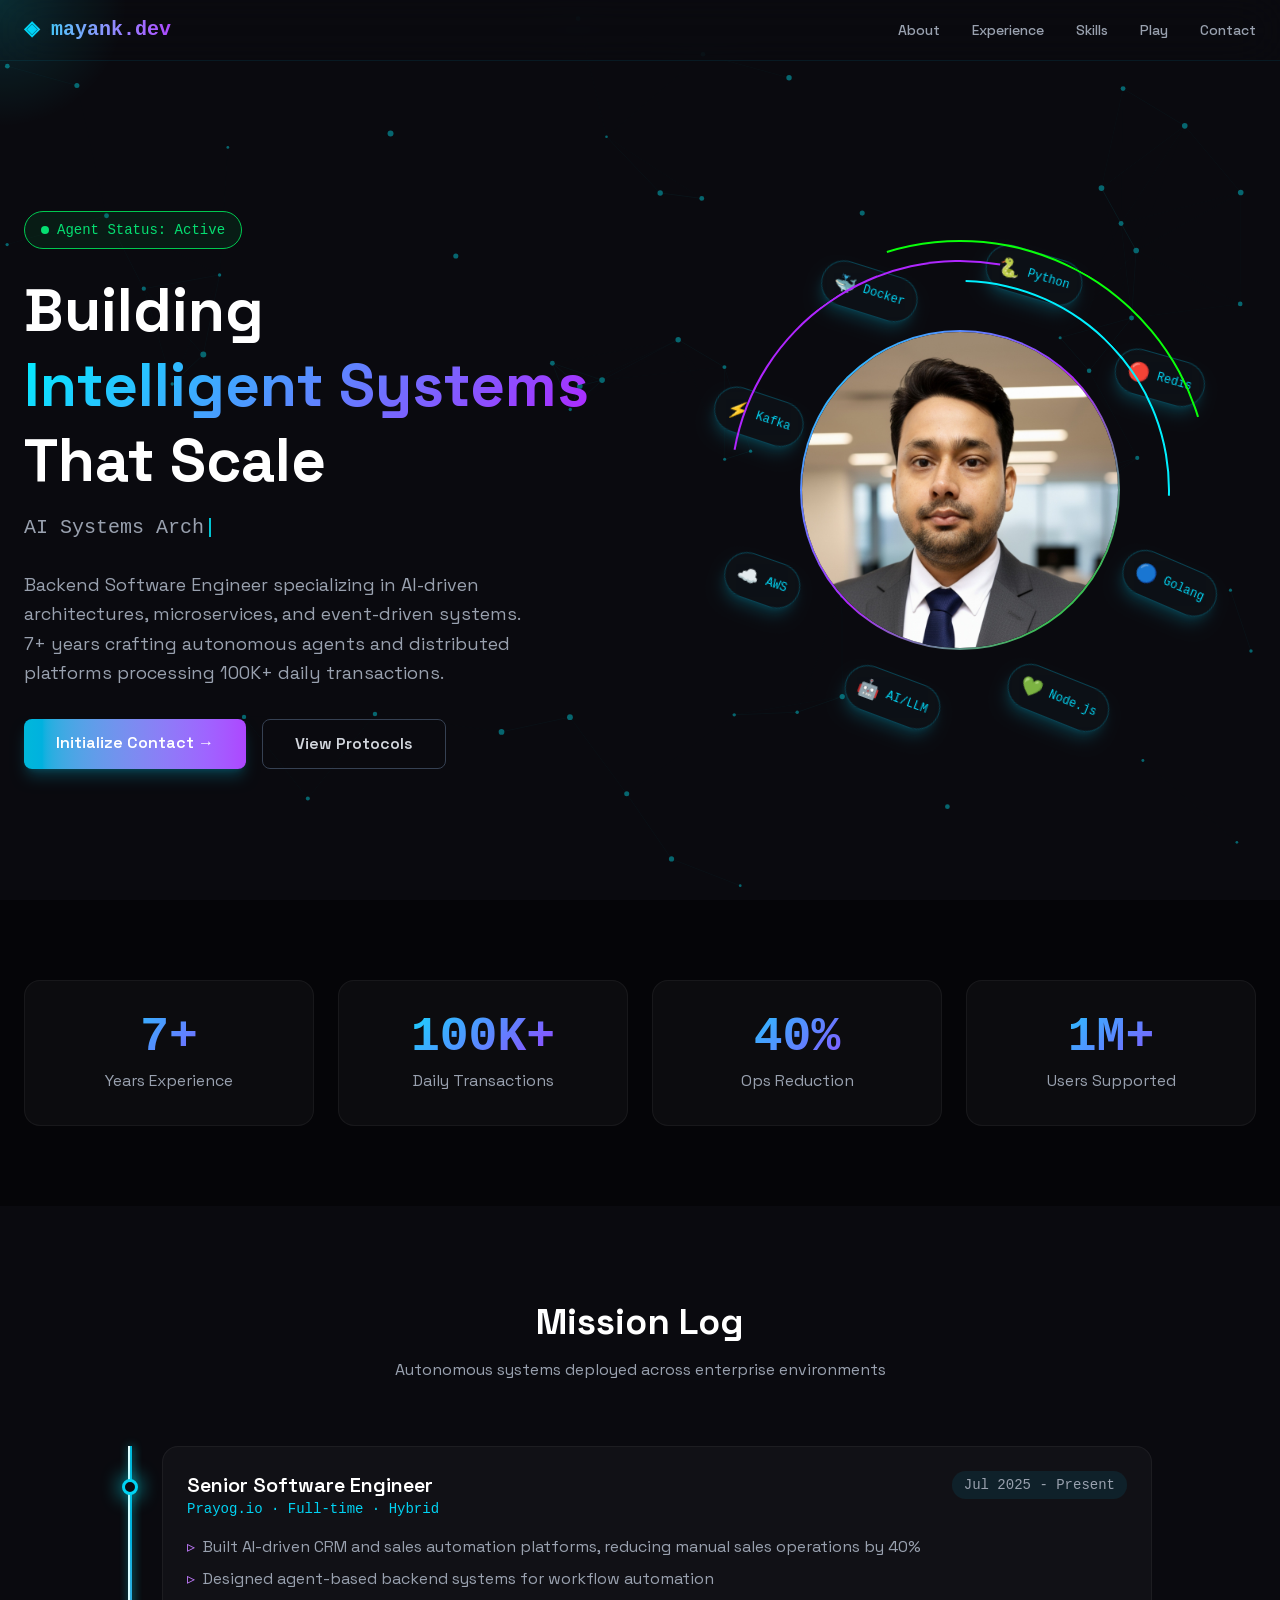
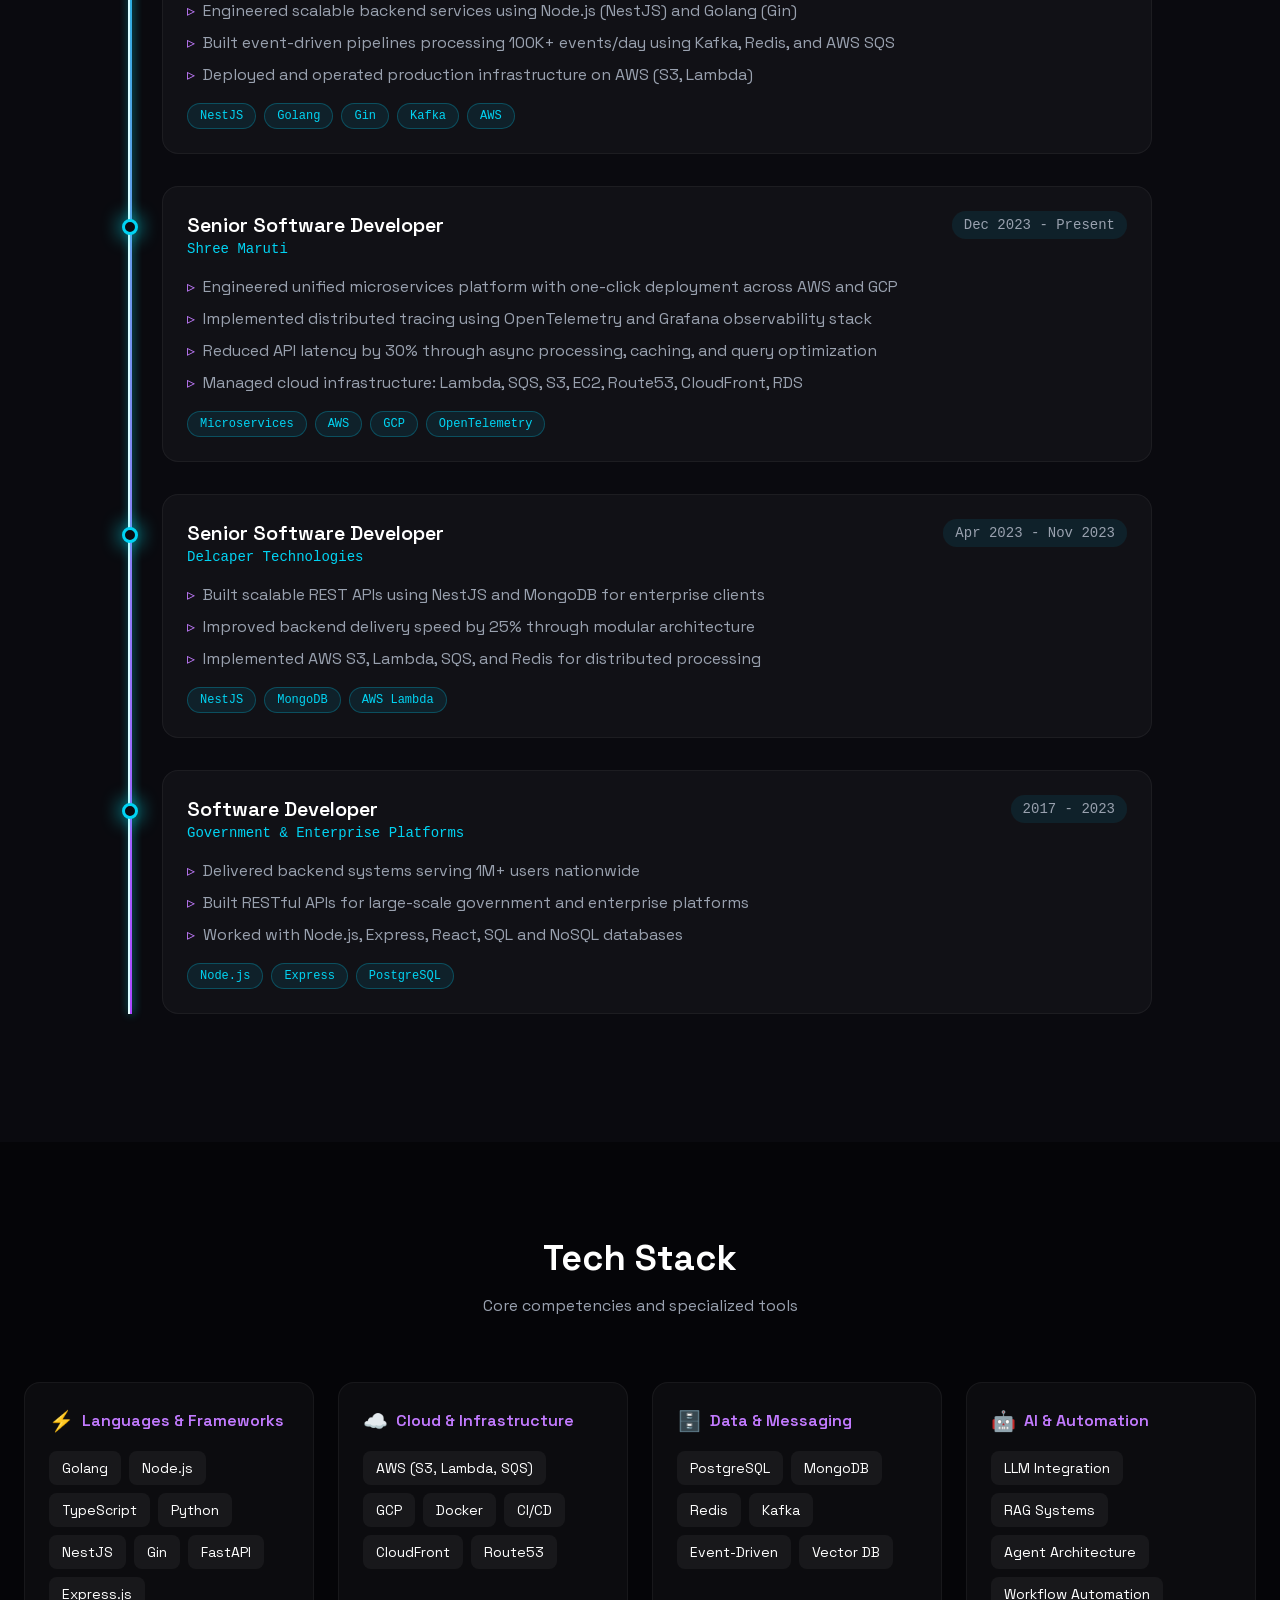
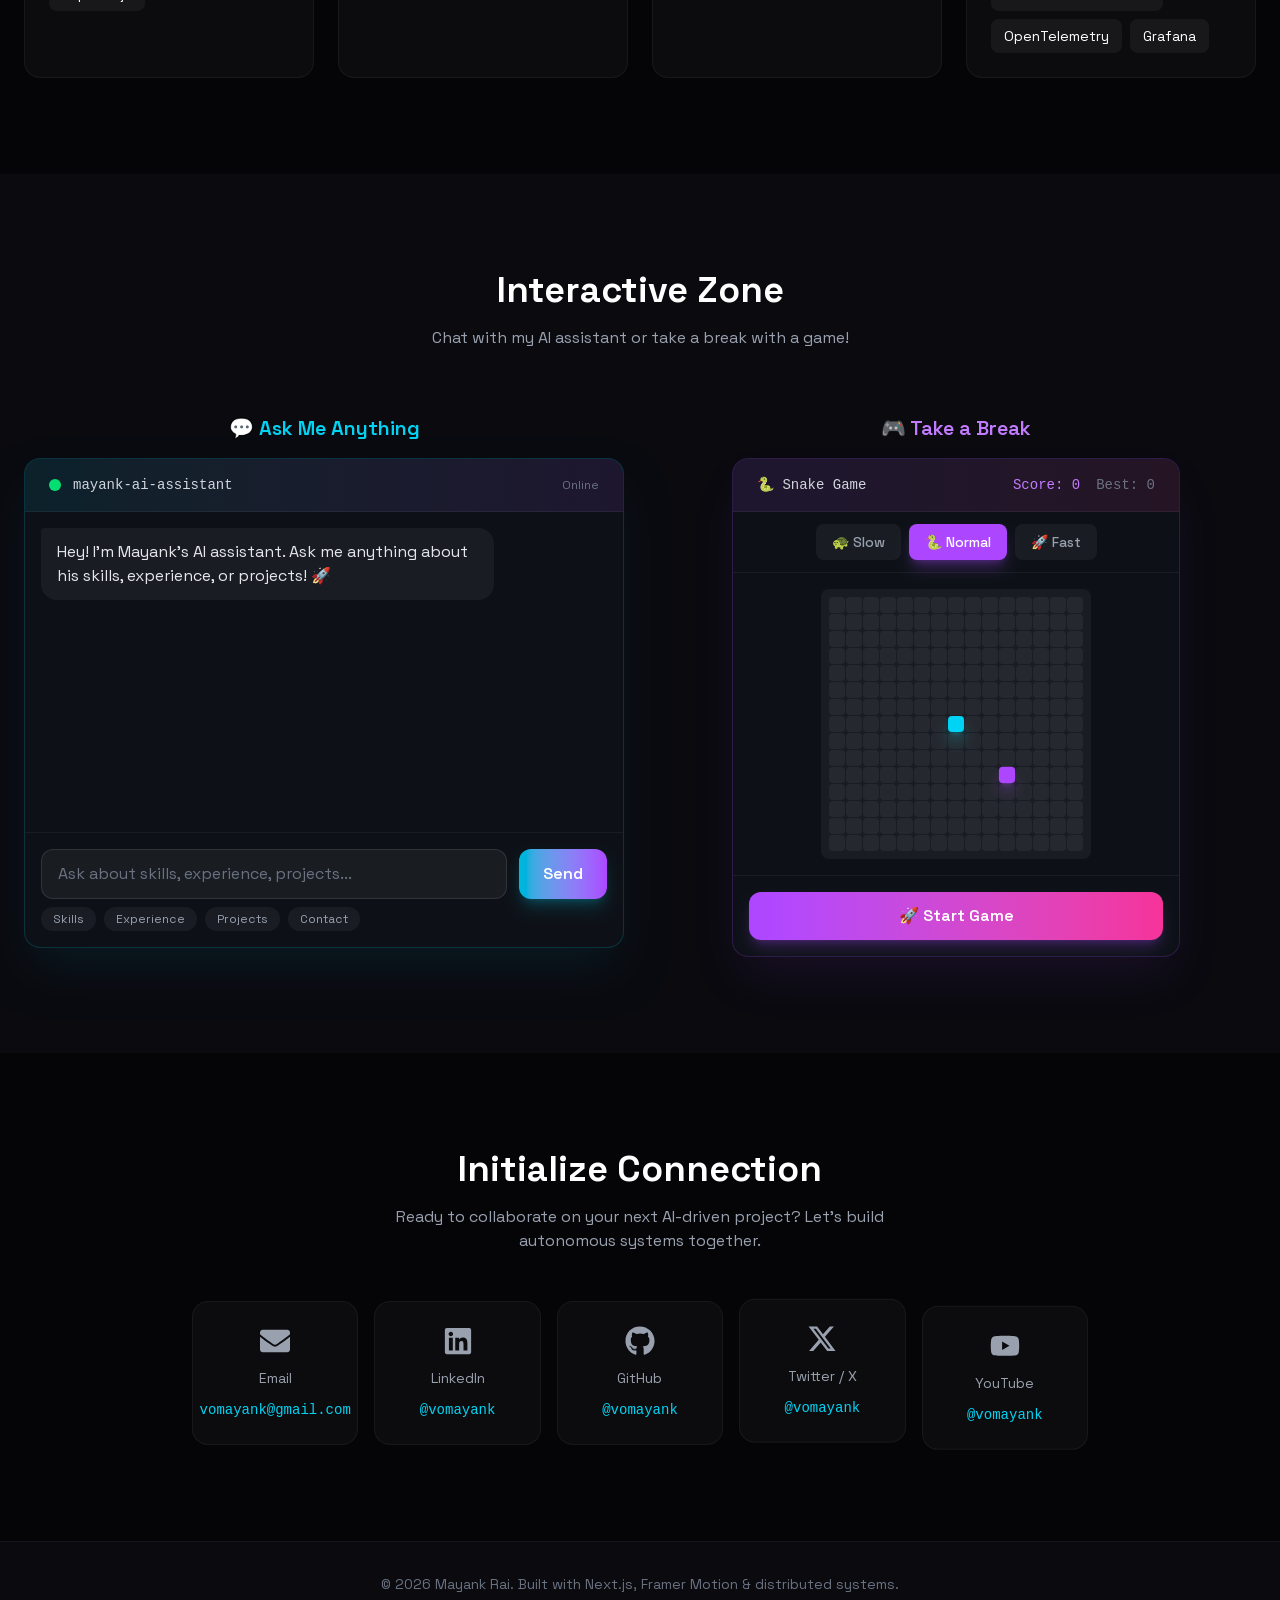
<file: index.html>
<!DOCTYPE html><!--_RXxs3tRQdghgW3m7lIcl--><html lang="en" class="scroll-smooth"><head><meta charSet="utf-8"/><meta name="viewport" content="width=device-width, initial-scale=1"/><link rel="preload" href="/_next/static/media/051742360c26797e-s.p.102b7f24.woff2" as="font" crossorigin="" type="font/woff2"/><link rel="preload" href="/_next/static/media/0c89a48fa5027cee-s.p.4564287c.woff2" as="font" crossorigin="" type="font/woff2"/><link rel="preload" as="image" href="/profile.jpg"/><link rel="stylesheet" href="/_next/static/chunks/083a3ea3efe8bfcc.css" data-precedence="next"/><link rel="preload" as="script" fetchPriority="low" href="/_next/static/chunks/21a0a4061f3ab64d.js"/><script src="/_next/static/chunks/aee6c7720838f8a2.js" async=""></script><script src="/_next/static/chunks/a0473324946aa979.js" async=""></script><script src="/_next/static/chunks/turbopack-5fec5d18a160941b.js" async=""></script><script src="/_next/static/chunks/ff1a16fafef87110.js" async=""></script><script src="/_next/static/chunks/d2be314c3ece3fbe.js" async=""></script><script src="/_next/static/chunks/bffd8dbc7bca01ff.js" async=""></script><meta name="next-size-adjust" content=""/><title>Mayank Rai | Senior Software Engineer</title><meta name="description" content="Backend Software Engineer specializing in AI systems, microservices, and event-driven architectures. 7+ years of experience building scalable distributed systems."/><meta name="keywords" content="Software Engineer,Backend Developer,AI,Microservices,Node.js,Golang"/><meta property="og:title" content="Mayank Rai | Senior Software Engineer"/><meta property="og:description" content="Building intelligent systems that scale"/><meta property="og:type" content="website"/><meta name="twitter:card" content="summary"/><meta name="twitter:title" content="Mayank Rai | Senior Software Engineer"/><meta name="twitter:description" content="Building intelligent systems that scale"/><link rel="icon" href="/favicon.ico?favicon.0b3bf435.ico" sizes="256x256" type="image/x-icon"/><script src="/_next/static/chunks/a6dad97d9634a72d.js" noModule=""></script></head><body class="space_grotesk_2c742848-module__A4pgAG__variable jetbrains_mono_fba5e71a-module__9wN6Oa__variable antialiased"><div hidden=""><!--$--><!--/$--></div><main class="relative min-h-screen"><canvas class="fixed inset-0 -z-10 opacity-40"></canvas><div class="fixed w-64 h-64 rounded-full pointer-events-none z-50 mix-blend-screen" style="background:radial-gradient(circle, rgba(0,240,255,0.15) 0%, transparent 70%);left:-128px;top:-128px"></div><nav class="fixed top-0 w-full px-6 py-4 flex justify-between items-center z-40 bg-[#0a0a0f]/80 backdrop-blur-xl border-b border-cyan-500/10" style="transform:translateY(-100px)"><div class="font-mono text-xl font-bold bg-gradient-to-r from-cyan-400 to-purple-500 bg-clip-text text-transparent">◈ mayank.dev</div><div class="hidden md:flex gap-8"><a href="#about" class="text-gray-400 text-sm font-medium transition-colors">About</a><a href="#experience" class="text-gray-400 text-sm font-medium transition-colors">Experience</a><a href="#skills" class="text-gray-400 text-sm font-medium transition-colors">Skills</a><a href="#play" class="text-gray-400 text-sm font-medium transition-colors">Play</a><a href="#contact" class="text-gray-400 text-sm font-medium transition-colors">Contact</a></div></nav><section id="about" class="min-h-screen flex items-center justify-center px-6 pt-20"><div class="max-w-7xl w-full grid md:grid-cols-2 gap-12 items-center"><div style="opacity:0;transform:translateX(-50px)"><div class="inline-flex items-center gap-2 px-4 py-2 rounded-full border border-green-500 bg-green-500/10 text-green-400 text-sm font-mono mb-6" style="opacity:0;transform:scale(0.8)"><span class="w-2 h-2 rounded-full bg-green-400 animate-pulse"></span>Agent Status: Active</div><h1 class="text-4xl md:text-6xl font-bold leading-tight mb-4">Building<br/><span class="gradient-text">Intelligent Systems</span><br/>That Scale</h1><div class="font-mono text-xl text-gray-400 mb-6 h-8"><span class="typing-cursor"></span></div><p class="text-gray-400 text-lg leading-relaxed mb-8 max-w-lg">Backend Software Engineer specializing in AI-driven architectures, microservices, and event-driven systems. 7+ years crafting autonomous agents and distributed platforms processing 100K+ daily transactions.</p><div class="flex gap-4"><a href="#contact" class="px-8 py-3 rounded-lg bg-gradient-to-r from-cyan-500 to-purple-500 text-white font-semibold shadow-lg shadow-cyan-500/25" tabindex="0">Initialize Contact →</a><a href="#experience" class="px-8 py-3 rounded-lg border border-gray-700 text-gray-300 font-semibold transition-colors">View Protocols</a></div></div><div class="relative flex items-center justify-center" style="opacity:0;transform:scale(0.8)"><div class="absolute inset-0 pointer-events-none"><div class="absolute left-1/2 top-1/2 pointer-events-auto" style="transform-origin:center center;opacity:0;transform:scale(0)"><div class="absolute" style="transform:translateX(180px) translateY(-20px)"><div class="px-3 py-2 bg-[#0d1117]/90 backdrop-blur-sm border border-cyan-500/30 rounded-full flex items-center gap-2 shadow-lg shadow-cyan-500/20 cursor-default hover:border-cyan-400 hover:shadow-cyan-400/40 transition-all"><span class="text-lg">🔵</span><span class="text-xs font-mono text-cyan-400 whitespace-nowrap">Golang</span></div></div></div><div class="absolute left-1/2 top-1/2 pointer-events-auto" style="transform-origin:center center;opacity:0;transform:scale(0)"><div class="absolute" style="transform:translateX(115.56349186104046px) translateY(135.56349186104043px)"><div class="px-3 py-2 bg-[#0d1117]/90 backdrop-blur-sm border border-cyan-500/30 rounded-full flex items-center gap-2 shadow-lg shadow-cyan-500/20 cursor-default hover:border-cyan-400 hover:shadow-cyan-400/40 transition-all"><span class="text-lg">💚</span><span class="text-xs font-mono text-cyan-400 whitespace-nowrap">Node.js</span></div></div></div><div class="absolute left-1/2 top-1/2 pointer-events-auto" style="transform-origin:center center;opacity:0;transform:scale(0)"><div class="absolute" style="transform:translateX(-39.999999999999986px) translateY(200px)"><div class="px-3 py-2 bg-[#0d1117]/90 backdrop-blur-sm border border-cyan-500/30 rounded-full flex items-center gap-2 shadow-lg shadow-cyan-500/20 cursor-default hover:border-cyan-400 hover:shadow-cyan-400/40 transition-all"><span class="text-lg">🤖</span><span class="text-xs font-mono text-cyan-400 whitespace-nowrap">AI/LLM</span></div></div></div><div class="absolute left-1/2 top-1/2 pointer-events-auto" style="transform-origin:center center;opacity:0;transform:scale(0)"><div class="absolute" style="transform:translateX(-195.56349186104043px) translateY(135.56349186104046px)"><div class="px-3 py-2 bg-[#0d1117]/90 backdrop-blur-sm border border-cyan-500/30 rounded-full flex items-center gap-2 shadow-lg shadow-cyan-500/20 cursor-default hover:border-cyan-400 hover:shadow-cyan-400/40 transition-all"><span class="text-lg">☁️</span><span class="text-xs font-mono text-cyan-400 whitespace-nowrap">AWS</span></div></div></div><div class="absolute left-1/2 top-1/2 pointer-events-auto" style="transform-origin:center center;opacity:0;transform:scale(0)"><div class="absolute" style="transform:translateX(-260px) translateY(-19.99999999999997px)"><div class="px-3 py-2 bg-[#0d1117]/90 backdrop-blur-sm border border-cyan-500/30 rounded-full flex items-center gap-2 shadow-lg shadow-cyan-500/20 cursor-default hover:border-cyan-400 hover:shadow-cyan-400/40 transition-all"><span class="text-lg">⚡</span><span class="text-xs font-mono text-cyan-400 whitespace-nowrap">Kafka</span></div></div></div><div class="absolute left-1/2 top-1/2 pointer-events-auto" style="transform-origin:center center;opacity:0;transform:scale(0)"><div class="absolute" style="transform:translateX(-195.5634918610405px) translateY(-175.56349186104043px)"><div class="px-3 py-2 bg-[#0d1117]/90 backdrop-blur-sm border border-cyan-500/30 rounded-full flex items-center gap-2 shadow-lg shadow-cyan-500/20 cursor-default hover:border-cyan-400 hover:shadow-cyan-400/40 transition-all"><span class="text-lg">🐳</span><span class="text-xs font-mono text-cyan-400 whitespace-nowrap">Docker</span></div></div></div><div class="absolute left-1/2 top-1/2 pointer-events-auto" style="transform-origin:center center;opacity:0;transform:scale(0)"><div class="absolute" style="transform:translateX(-40.00000000000004px) translateY(-240px)"><div class="px-3 py-2 bg-[#0d1117]/90 backdrop-blur-sm border border-cyan-500/30 rounded-full flex items-center gap-2 shadow-lg shadow-cyan-500/20 cursor-default hover:border-cyan-400 hover:shadow-cyan-400/40 transition-all"><span class="text-lg">🐍</span><span class="text-xs font-mono text-cyan-400 whitespace-nowrap">Python</span></div></div></div><div class="absolute left-1/2 top-1/2 pointer-events-auto" style="transform-origin:center center;opacity:0;transform:scale(0)"><div class="absolute" style="transform:translateX(115.5634918610404px) translateY(-175.5634918610405px)"><div class="px-3 py-2 bg-[#0d1117]/90 backdrop-blur-sm border border-cyan-500/30 rounded-full flex items-center gap-2 shadow-lg shadow-cyan-500/20 cursor-default hover:border-cyan-400 hover:shadow-cyan-400/40 transition-all"><span class="text-lg">🔴</span><span class="text-xs font-mono text-cyan-400 whitespace-nowrap">Redis</span></div></div></div></div><div class="absolute rounded-full border-2 border-transparent" style="width:420px;height:420px;border-top-color:#00f0ff"></div><div class="absolute rounded-full border-2 border-transparent" style="width:460px;height:460px;border-top-color:#b026ff"></div><div class="absolute rounded-full border-2 border-transparent" style="width:500px;height:500px;border-top-color:#0aff0a"></div><div class="relative w-80 h-80 rounded-full overflow-hidden glow-border"><img alt="Mayank Rai" decoding="async" data-nimg="fill" class="object-cover object-top" style="position:absolute;height:100%;width:100%;left:0;top:0;right:0;bottom:0;color:transparent" src="/profile.jpg"/></div></div></div></section><section class="py-20 px-6 bg-[#050508]"><div class="max-w-7xl mx-auto grid grid-cols-2 md:grid-cols-4 gap-6"><div class="p-8 rounded-2xl bg-white/[0.03] border border-white/5 text-center transition-all" style="opacity:0;transform:translateY(30px)"><div class="text-4xl md:text-5xl font-bold font-mono gradient-text">7+</div><div class="text-gray-400 mt-2">Years Experience</div></div><div class="p-8 rounded-2xl bg-white/[0.03] border border-white/5 text-center transition-all" style="opacity:0;transform:translateY(30px)"><div class="text-4xl md:text-5xl font-bold font-mono gradient-text">100K+</div><div class="text-gray-400 mt-2">Daily Transactions</div></div><div class="p-8 rounded-2xl bg-white/[0.03] border border-white/5 text-center transition-all" style="opacity:0;transform:translateY(30px)"><div class="text-4xl md:text-5xl font-bold font-mono gradient-text">40%</div><div class="text-gray-400 mt-2">Ops Reduction</div></div><div class="p-8 rounded-2xl bg-white/[0.03] border border-white/5 text-center transition-all" style="opacity:0;transform:translateY(30px)"><div class="text-4xl md:text-5xl font-bold font-mono gradient-text">1M+</div><div class="text-gray-400 mt-2">Users Supported</div></div></div></section><section id="experience" class="py-24 px-6"><div class="max-w-5xl mx-auto"><div class="text-center mb-16" style="opacity:0;transform:translateY(20px)"><h2 class="text-4xl font-bold mb-4">Mission Log</h2><p class="text-gray-400">Autonomous systems deployed across enterprise environments</p></div><div class="relative pl-8 border-l-2 border-gradient-to-b from-cyan-500 to-purple-500"><div class="absolute left-0 top-0 bottom-0 w-0.5 bg-gradient-to-b from-cyan-500 to-purple-500 shadow-[0_0_10px_#00f0ff]"></div><div class="relative mb-8 p-6 rounded-2xl bg-white/[0.03] border border-white/5 transition-all" style="opacity:0;transform:translateX(-30px)"><div class="absolute -left-[41px] top-8 w-4 h-4 rounded-full bg-[#0a0a0f] border-3 border-cyan-400 shadow-[0_0_20px_#00f0ff]"></div><div class="flex flex-col md:flex-row md:justify-between md:items-start gap-2 mb-4"><div><h3 class="text-xl font-semibold">Senior Software Engineer</h3><p class="text-cyan-400 font-mono text-sm">Prayog.io · Full-time · Hybrid</p></div><span class="text-sm text-gray-400 font-mono bg-cyan-500/10 px-3 py-1 rounded-full w-fit">Jul 2025 - Present</span></div><ul class="space-y-2 mb-4"><li class="text-gray-400 pl-4 relative before:content-[&#x27;▹&#x27;] before:absolute before:left-0 before:text-purple-400">Built AI-driven CRM and sales automation platforms, reducing manual sales operations by 40%</li><li class="text-gray-400 pl-4 relative before:content-[&#x27;▹&#x27;] before:absolute before:left-0 before:text-purple-400">Designed agent-based backend systems for workflow automation</li><li class="text-gray-400 pl-4 relative before:content-[&#x27;▹&#x27;] before:absolute before:left-0 before:text-purple-400">Engineered scalable backend services using Node.js (NestJS) and Golang (Gin)</li><li class="text-gray-400 pl-4 relative before:content-[&#x27;▹&#x27;] before:absolute before:left-0 before:text-purple-400">Built event-driven pipelines processing 100K+ events/day using Kafka, Redis, and AWS SQS</li><li class="text-gray-400 pl-4 relative before:content-[&#x27;▹&#x27;] before:absolute before:left-0 before:text-purple-400">Deployed and operated production infrastructure on AWS (S3, Lambda)</li></ul><div class="flex flex-wrap gap-2"><span class="px-3 py-1 text-xs font-mono text-cyan-400 border border-cyan-500/30 rounded-full bg-cyan-500/10">NestJS</span><span class="px-3 py-1 text-xs font-mono text-cyan-400 border border-cyan-500/30 rounded-full bg-cyan-500/10">Golang</span><span class="px-3 py-1 text-xs font-mono text-cyan-400 border border-cyan-500/30 rounded-full bg-cyan-500/10">Gin</span><span class="px-3 py-1 text-xs font-mono text-cyan-400 border border-cyan-500/30 rounded-full bg-cyan-500/10">Kafka</span><span class="px-3 py-1 text-xs font-mono text-cyan-400 border border-cyan-500/30 rounded-full bg-cyan-500/10">AWS</span></div></div><div class="relative mb-8 p-6 rounded-2xl bg-white/[0.03] border border-white/5 transition-all" style="opacity:0;transform:translateX(-30px)"><div class="absolute -left-[41px] top-8 w-4 h-4 rounded-full bg-[#0a0a0f] border-3 border-cyan-400 shadow-[0_0_20px_#00f0ff]"></div><div class="flex flex-col md:flex-row md:justify-between md:items-start gap-2 mb-4"><div><h3 class="text-xl font-semibold">Senior Software Developer</h3><p class="text-cyan-400 font-mono text-sm">Shree Maruti</p></div><span class="text-sm text-gray-400 font-mono bg-cyan-500/10 px-3 py-1 rounded-full w-fit">Dec 2023 - Present</span></div><ul class="space-y-2 mb-4"><li class="text-gray-400 pl-4 relative before:content-[&#x27;▹&#x27;] before:absolute before:left-0 before:text-purple-400">Engineered unified microservices platform with one-click deployment across AWS and GCP</li><li class="text-gray-400 pl-4 relative before:content-[&#x27;▹&#x27;] before:absolute before:left-0 before:text-purple-400">Implemented distributed tracing using OpenTelemetry and Grafana observability stack</li><li class="text-gray-400 pl-4 relative before:content-[&#x27;▹&#x27;] before:absolute before:left-0 before:text-purple-400">Reduced API latency by 30% through async processing, caching, and query optimization</li><li class="text-gray-400 pl-4 relative before:content-[&#x27;▹&#x27;] before:absolute before:left-0 before:text-purple-400">Managed cloud infrastructure: Lambda, SQS, S3, EC2, Route53, CloudFront, RDS</li></ul><div class="flex flex-wrap gap-2"><span class="px-3 py-1 text-xs font-mono text-cyan-400 border border-cyan-500/30 rounded-full bg-cyan-500/10">Microservices</span><span class="px-3 py-1 text-xs font-mono text-cyan-400 border border-cyan-500/30 rounded-full bg-cyan-500/10">AWS</span><span class="px-3 py-1 text-xs font-mono text-cyan-400 border border-cyan-500/30 rounded-full bg-cyan-500/10">GCP</span><span class="px-3 py-1 text-xs font-mono text-cyan-400 border border-cyan-500/30 rounded-full bg-cyan-500/10">OpenTelemetry</span></div></div><div class="relative mb-8 p-6 rounded-2xl bg-white/[0.03] border border-white/5 transition-all" style="opacity:0;transform:translateX(-30px)"><div class="absolute -left-[41px] top-8 w-4 h-4 rounded-full bg-[#0a0a0f] border-3 border-cyan-400 shadow-[0_0_20px_#00f0ff]"></div><div class="flex flex-col md:flex-row md:justify-between md:items-start gap-2 mb-4"><div><h3 class="text-xl font-semibold">Senior Software Developer</h3><p class="text-cyan-400 font-mono text-sm">Delcaper Technologies</p></div><span class="text-sm text-gray-400 font-mono bg-cyan-500/10 px-3 py-1 rounded-full w-fit">Apr 2023 - Nov 2023</span></div><ul class="space-y-2 mb-4"><li class="text-gray-400 pl-4 relative before:content-[&#x27;▹&#x27;] before:absolute before:left-0 before:text-purple-400">Built scalable REST APIs using NestJS and MongoDB for enterprise clients</li><li class="text-gray-400 pl-4 relative before:content-[&#x27;▹&#x27;] before:absolute before:left-0 before:text-purple-400">Improved backend delivery speed by 25% through modular architecture</li><li class="text-gray-400 pl-4 relative before:content-[&#x27;▹&#x27;] before:absolute before:left-0 before:text-purple-400">Implemented AWS S3, Lambda, SQS, and Redis for distributed processing</li></ul><div class="flex flex-wrap gap-2"><span class="px-3 py-1 text-xs font-mono text-cyan-400 border border-cyan-500/30 rounded-full bg-cyan-500/10">NestJS</span><span class="px-3 py-1 text-xs font-mono text-cyan-400 border border-cyan-500/30 rounded-full bg-cyan-500/10">MongoDB</span><span class="px-3 py-1 text-xs font-mono text-cyan-400 border border-cyan-500/30 rounded-full bg-cyan-500/10">AWS Lambda</span></div></div><div class="relative mb-8 p-6 rounded-2xl bg-white/[0.03] border border-white/5 transition-all" style="opacity:0;transform:translateX(-30px)"><div class="absolute -left-[41px] top-8 w-4 h-4 rounded-full bg-[#0a0a0f] border-3 border-cyan-400 shadow-[0_0_20px_#00f0ff]"></div><div class="flex flex-col md:flex-row md:justify-between md:items-start gap-2 mb-4"><div><h3 class="text-xl font-semibold">Software Developer</h3><p class="text-cyan-400 font-mono text-sm">Government &amp; Enterprise Platforms</p></div><span class="text-sm text-gray-400 font-mono bg-cyan-500/10 px-3 py-1 rounded-full w-fit">2017 - 2023</span></div><ul class="space-y-2 mb-4"><li class="text-gray-400 pl-4 relative before:content-[&#x27;▹&#x27;] before:absolute before:left-0 before:text-purple-400">Delivered backend systems serving 1M+ users nationwide</li><li class="text-gray-400 pl-4 relative before:content-[&#x27;▹&#x27;] before:absolute before:left-0 before:text-purple-400">Built RESTful APIs for large-scale government and enterprise platforms</li><li class="text-gray-400 pl-4 relative before:content-[&#x27;▹&#x27;] before:absolute before:left-0 before:text-purple-400">Worked with Node.js, Express, React, SQL and NoSQL databases</li></ul><div class="flex flex-wrap gap-2"><span class="px-3 py-1 text-xs font-mono text-cyan-400 border border-cyan-500/30 rounded-full bg-cyan-500/10">Node.js</span><span class="px-3 py-1 text-xs font-mono text-cyan-400 border border-cyan-500/30 rounded-full bg-cyan-500/10">Express</span><span class="px-3 py-1 text-xs font-mono text-cyan-400 border border-cyan-500/30 rounded-full bg-cyan-500/10">PostgreSQL</span></div></div></div></div></section><section id="skills" class="py-24 px-6 bg-[#050508]"><div class="max-w-7xl mx-auto"><div class="text-center mb-16" style="opacity:0;transform:translateY(20px)"><h2 class="text-4xl font-bold mb-4">Tech Stack</h2><p class="text-gray-400">Core competencies and specialized tools</p></div><div class="grid md:grid-cols-2 lg:grid-cols-4 gap-6"><div class="p-6 rounded-2xl bg-white/[0.03] border border-white/5 transition-all" style="opacity:0;transform:translateY(30px)"><h3 class="text-purple-400 font-semibold mb-4 flex items-center gap-2"><span class="text-xl">⚡</span>Languages &amp; Frameworks</h3><div class="flex flex-wrap gap-2"><span class="px-3 py-1.5 text-sm bg-white/5 rounded-lg border border-transparent transition-all cursor-default">Golang</span><span class="px-3 py-1.5 text-sm bg-white/5 rounded-lg border border-transparent transition-all cursor-default">Node.js</span><span class="px-3 py-1.5 text-sm bg-white/5 rounded-lg border border-transparent transition-all cursor-default">TypeScript</span><span class="px-3 py-1.5 text-sm bg-white/5 rounded-lg border border-transparent transition-all cursor-default">Python</span><span class="px-3 py-1.5 text-sm bg-white/5 rounded-lg border border-transparent transition-all cursor-default">NestJS</span><span class="px-3 py-1.5 text-sm bg-white/5 rounded-lg border border-transparent transition-all cursor-default">Gin</span><span class="px-3 py-1.5 text-sm bg-white/5 rounded-lg border border-transparent transition-all cursor-default">FastAPI</span><span class="px-3 py-1.5 text-sm bg-white/5 rounded-lg border border-transparent transition-all cursor-default">Express.js</span></div></div><div class="p-6 rounded-2xl bg-white/[0.03] border border-white/5 transition-all" style="opacity:0;transform:translateY(30px)"><h3 class="text-purple-400 font-semibold mb-4 flex items-center gap-2"><span class="text-xl">☁️</span>Cloud &amp; Infrastructure</h3><div class="flex flex-wrap gap-2"><span class="px-3 py-1.5 text-sm bg-white/5 rounded-lg border border-transparent transition-all cursor-default">AWS (S3, Lambda, SQS)</span><span class="px-3 py-1.5 text-sm bg-white/5 rounded-lg border border-transparent transition-all cursor-default">GCP</span><span class="px-3 py-1.5 text-sm bg-white/5 rounded-lg border border-transparent transition-all cursor-default">Docker</span><span class="px-3 py-1.5 text-sm bg-white/5 rounded-lg border border-transparent transition-all cursor-default">CI/CD</span><span class="px-3 py-1.5 text-sm bg-white/5 rounded-lg border border-transparent transition-all cursor-default">CloudFront</span><span class="px-3 py-1.5 text-sm bg-white/5 rounded-lg border border-transparent transition-all cursor-default">Route53</span></div></div><div class="p-6 rounded-2xl bg-white/[0.03] border border-white/5 transition-all" style="opacity:0;transform:translateY(30px)"><h3 class="text-purple-400 font-semibold mb-4 flex items-center gap-2"><span class="text-xl">🗄️</span>Data &amp; Messaging</h3><div class="flex flex-wrap gap-2"><span class="px-3 py-1.5 text-sm bg-white/5 rounded-lg border border-transparent transition-all cursor-default">PostgreSQL</span><span class="px-3 py-1.5 text-sm bg-white/5 rounded-lg border border-transparent transition-all cursor-default">MongoDB</span><span class="px-3 py-1.5 text-sm bg-white/5 rounded-lg border border-transparent transition-all cursor-default">Redis</span><span class="px-3 py-1.5 text-sm bg-white/5 rounded-lg border border-transparent transition-all cursor-default">Kafka</span><span class="px-3 py-1.5 text-sm bg-white/5 rounded-lg border border-transparent transition-all cursor-default">Event-Driven</span><span class="px-3 py-1.5 text-sm bg-white/5 rounded-lg border border-transparent transition-all cursor-default">Vector DB</span></div></div><div class="p-6 rounded-2xl bg-white/[0.03] border border-white/5 transition-all" style="opacity:0;transform:translateY(30px)"><h3 class="text-purple-400 font-semibold mb-4 flex items-center gap-2"><span class="text-xl">🤖</span>AI &amp; Automation</h3><div class="flex flex-wrap gap-2"><span class="px-3 py-1.5 text-sm bg-white/5 rounded-lg border border-transparent transition-all cursor-default">LLM Integration</span><span class="px-3 py-1.5 text-sm bg-white/5 rounded-lg border border-transparent transition-all cursor-default">RAG Systems</span><span class="px-3 py-1.5 text-sm bg-white/5 rounded-lg border border-transparent transition-all cursor-default">Agent Architecture</span><span class="px-3 py-1.5 text-sm bg-white/5 rounded-lg border border-transparent transition-all cursor-default">Workflow Automation</span><span class="px-3 py-1.5 text-sm bg-white/5 rounded-lg border border-transparent transition-all cursor-default">OpenTelemetry</span><span class="px-3 py-1.5 text-sm bg-white/5 rounded-lg border border-transparent transition-all cursor-default">Grafana</span></div></div></div></div></section><section id="play" class="py-24 px-6"><div class="max-w-7xl mx-auto"><div class="text-center mb-16" style="opacity:0;transform:translateY(20px)"><h2 class="text-4xl font-bold mb-4">Interactive Zone</h2><p class="text-gray-400">Chat with my AI assistant or take a break with a game!</p></div><div class="grid lg:grid-cols-2 gap-8"><div style="opacity:0;transform:translateX(-30px)"><h3 class="text-xl font-semibold mb-4 text-center text-cyan-400">💬 Ask Me Anything</h3><div class="w-full max-w-2xl mx-auto"><div class="bg-[#0d1117] rounded-2xl border border-cyan-500/20 overflow-hidden shadow-2xl shadow-cyan-500/10"><div class="px-6 py-4 bg-gradient-to-r from-cyan-500/10 to-purple-500/10 border-b border-white/5 flex items-center gap-3"><div class="w-3 h-3 rounded-full bg-green-400 animate-pulse"></div><span class="font-mono text-sm text-gray-300">mayank-ai-assistant</span><span class="ml-auto text-xs text-gray-500">Online</span></div><div class="h-80 overflow-y-auto p-4 space-y-4"><div class="flex justify-start" style="opacity:0;transform:translateY(10px) scale(0.95)"><div class="max-w-[80%] px-4 py-3 rounded-2xl bg-white/5 text-gray-200 rounded-tl-sm">Hey! I&#x27;m Mayank&#x27;s AI assistant. Ask me anything about his skills, experience, or projects! 🚀</div></div><div></div></div><form class="p-4 border-t border-white/5"><div class="flex gap-3"><input type="text" placeholder="Ask about skills, experience, projects..." class="flex-1 bg-white/5 border border-white/10 rounded-xl px-4 py-3 text-white placeholder-gray-500 focus:outline-none focus:border-cyan-500/50 transition-colors" value=""/><button type="submit" class="px-6 py-3 bg-gradient-to-r from-cyan-500 to-purple-500 rounded-xl font-semibold text-white shadow-lg shadow-cyan-500/25" tabindex="0">Send</button></div><div class="mt-2 flex gap-2 flex-wrap"><button type="button" class="px-3 py-1 text-xs bg-white/5 text-gray-400 rounded-full hover:bg-cyan-500/10 hover:text-cyan-400 transition-colors">Skills</button><button type="button" class="px-3 py-1 text-xs bg-white/5 text-gray-400 rounded-full hover:bg-cyan-500/10 hover:text-cyan-400 transition-colors">Experience</button><button type="button" class="px-3 py-1 text-xs bg-white/5 text-gray-400 rounded-full hover:bg-cyan-500/10 hover:text-cyan-400 transition-colors">Projects</button><button type="button" class="px-3 py-1 text-xs bg-white/5 text-gray-400 rounded-full hover:bg-cyan-500/10 hover:text-cyan-400 transition-colors">Contact</button></div></form></div></div></div><div style="opacity:0;transform:translateX(30px)"><h3 class="text-xl font-semibold mb-4 text-center text-purple-400">🎮 Take a Break</h3><div class="w-full max-w-md mx-auto"><div class="bg-[#0d1117] rounded-2xl border border-purple-500/20 overflow-hidden shadow-2xl shadow-purple-500/10"><div class="px-6 py-4 bg-gradient-to-r from-purple-500/10 to-pink-500/10 border-b border-white/5 flex items-center justify-between"><span class="font-mono text-sm text-gray-300">🐍 Snake Game</span><div class="flex gap-4 text-sm font-mono"><span class="text-purple-400">Score: <!-- -->0</span><span class="text-gray-500">Best: <!-- -->0</span></div></div><div class="px-4 py-3 border-b border-white/5"><div class="flex justify-center gap-2"><button class="px-4 py-2 rounded-lg text-sm font-medium transition-all bg-white/5 text-gray-400 hover:bg-white/10 cursor-pointer">🐢 Slow</button><button class="px-4 py-2 rounded-lg text-sm font-medium transition-all bg-purple-500 text-white shadow-lg shadow-purple-500/30 cursor-pointer">🐍 Normal</button><button class="px-4 py-2 rounded-lg text-sm font-medium transition-all bg-white/5 text-gray-400 hover:bg-white/10 cursor-pointer">🚀 Fast</button></div></div><div class="p-4"><div class="mx-auto grid gap-[1px] bg-white/5 rounded-lg p-2" style="grid-template-columns:repeat(15, 1fr);width:fit-content"><div class="w-4 h-4 rounded-sm bg-white/5"></div><div class="w-4 h-4 rounded-sm bg-white/5"></div><div class="w-4 h-4 rounded-sm bg-white/5"></div><div class="w-4 h-4 rounded-sm bg-white/5"></div><div class="w-4 h-4 rounded-sm bg-white/5"></div><div class="w-4 h-4 rounded-sm bg-white/5"></div><div class="w-4 h-4 rounded-sm bg-white/5"></div><div class="w-4 h-4 rounded-sm bg-white/5"></div><div class="w-4 h-4 rounded-sm bg-white/5"></div><div class="w-4 h-4 rounded-sm bg-white/5"></div><div class="w-4 h-4 rounded-sm bg-white/5"></div><div class="w-4 h-4 rounded-sm bg-white/5"></div><div class="w-4 h-4 rounded-sm bg-white/5"></div><div class="w-4 h-4 rounded-sm bg-white/5"></div><div class="w-4 h-4 rounded-sm bg-white/5"></div><div class="w-4 h-4 rounded-sm bg-white/5"></div><div class="w-4 h-4 rounded-sm bg-white/5"></div><div class="w-4 h-4 rounded-sm bg-white/5"></div><div class="w-4 h-4 rounded-sm bg-white/5"></div><div class="w-4 h-4 rounded-sm bg-white/5"></div><div class="w-4 h-4 rounded-sm bg-white/5"></div><div class="w-4 h-4 rounded-sm bg-white/5"></div><div class="w-4 h-4 rounded-sm bg-white/5"></div><div class="w-4 h-4 rounded-sm bg-white/5"></div><div class="w-4 h-4 rounded-sm bg-white/5"></div><div class="w-4 h-4 rounded-sm bg-white/5"></div><div class="w-4 h-4 rounded-sm bg-white/5"></div><div class="w-4 h-4 rounded-sm bg-white/5"></div><div class="w-4 h-4 rounded-sm bg-white/5"></div><div class="w-4 h-4 rounded-sm bg-white/5"></div><div class="w-4 h-4 rounded-sm bg-white/5"></div><div class="w-4 h-4 rounded-sm bg-white/5"></div><div class="w-4 h-4 rounded-sm bg-white/5"></div><div class="w-4 h-4 rounded-sm bg-white/5"></div><div class="w-4 h-4 rounded-sm bg-white/5"></div><div class="w-4 h-4 rounded-sm bg-white/5"></div><div class="w-4 h-4 rounded-sm bg-white/5"></div><div class="w-4 h-4 rounded-sm bg-white/5"></div><div class="w-4 h-4 rounded-sm bg-white/5"></div><div class="w-4 h-4 rounded-sm bg-white/5"></div><div class="w-4 h-4 rounded-sm bg-white/5"></div><div class="w-4 h-4 rounded-sm bg-white/5"></div><div class="w-4 h-4 rounded-sm bg-white/5"></div><div class="w-4 h-4 rounded-sm bg-white/5"></div><div class="w-4 h-4 rounded-sm bg-white/5"></div><div class="w-4 h-4 rounded-sm bg-white/5"></div><div class="w-4 h-4 rounded-sm bg-white/5"></div><div class="w-4 h-4 rounded-sm bg-white/5"></div><div class="w-4 h-4 rounded-sm bg-white/5"></div><div class="w-4 h-4 rounded-sm bg-white/5"></div><div class="w-4 h-4 rounded-sm bg-white/5"></div><div class="w-4 h-4 rounded-sm bg-white/5"></div><div class="w-4 h-4 rounded-sm bg-white/5"></div><div class="w-4 h-4 rounded-sm bg-white/5"></div><div class="w-4 h-4 rounded-sm bg-white/5"></div><div class="w-4 h-4 rounded-sm bg-white/5"></div><div class="w-4 h-4 rounded-sm bg-white/5"></div><div class="w-4 h-4 rounded-sm bg-white/5"></div><div class="w-4 h-4 rounded-sm bg-white/5"></div><div class="w-4 h-4 rounded-sm bg-white/5"></div><div class="w-4 h-4 rounded-sm bg-white/5"></div><div class="w-4 h-4 rounded-sm bg-white/5"></div><div class="w-4 h-4 rounded-sm bg-white/5"></div><div class="w-4 h-4 rounded-sm bg-white/5"></div><div class="w-4 h-4 rounded-sm bg-white/5"></div><div class="w-4 h-4 rounded-sm bg-white/5"></div><div class="w-4 h-4 rounded-sm bg-white/5"></div><div class="w-4 h-4 rounded-sm bg-white/5"></div><div class="w-4 h-4 rounded-sm bg-white/5"></div><div class="w-4 h-4 rounded-sm bg-white/5"></div><div class="w-4 h-4 rounded-sm bg-white/5"></div><div class="w-4 h-4 rounded-sm bg-white/5"></div><div class="w-4 h-4 rounded-sm bg-white/5"></div><div class="w-4 h-4 rounded-sm bg-white/5"></div><div class="w-4 h-4 rounded-sm bg-white/5"></div><div class="w-4 h-4 rounded-sm bg-white/5"></div><div class="w-4 h-4 rounded-sm bg-white/5"></div><div class="w-4 h-4 rounded-sm bg-white/5"></div><div class="w-4 h-4 rounded-sm bg-white/5"></div><div class="w-4 h-4 rounded-sm bg-white/5"></div><div class="w-4 h-4 rounded-sm bg-white/5"></div><div class="w-4 h-4 rounded-sm bg-white/5"></div><div class="w-4 h-4 rounded-sm bg-white/5"></div><div class="w-4 h-4 rounded-sm bg-white/5"></div><div class="w-4 h-4 rounded-sm bg-white/5"></div><div class="w-4 h-4 rounded-sm bg-white/5"></div><div class="w-4 h-4 rounded-sm bg-white/5"></div><div class="w-4 h-4 rounded-sm bg-white/5"></div><div class="w-4 h-4 rounded-sm bg-white/5"></div><div class="w-4 h-4 rounded-sm bg-white/5"></div><div class="w-4 h-4 rounded-sm bg-white/5"></div><div class="w-4 h-4 rounded-sm bg-white/5"></div><div class="w-4 h-4 rounded-sm bg-white/5"></div><div class="w-4 h-4 rounded-sm bg-white/5"></div><div class="w-4 h-4 rounded-sm bg-white/5"></div><div class="w-4 h-4 rounded-sm bg-white/5"></div><div class="w-4 h-4 rounded-sm bg-white/5"></div><div class="w-4 h-4 rounded-sm bg-white/5"></div><div class="w-4 h-4 rounded-sm bg-white/5"></div><div class="w-4 h-4 rounded-sm bg-white/5"></div><div class="w-4 h-4 rounded-sm bg-white/5"></div><div class="w-4 h-4 rounded-sm bg-white/5"></div><div class="w-4 h-4 rounded-sm bg-white/5"></div><div class="w-4 h-4 rounded-sm bg-white/5"></div><div class="w-4 h-4 rounded-sm bg-white/5"></div><div class="w-4 h-4 rounded-sm bg-white/5"></div><div class="w-4 h-4 rounded-sm bg-white/5"></div><div class="w-4 h-4 rounded-sm bg-white/5"></div><div class="w-4 h-4 rounded-sm bg-white/5"></div><div class="w-4 h-4 rounded-sm bg-white/5"></div><div class="w-4 h-4 rounded-sm bg-white/5"></div><div class="w-4 h-4 rounded-sm bg-white/5"></div><div class="w-4 h-4 rounded-sm bg-cyan-400 shadow-lg shadow-cyan-400/50"></div><div class="w-4 h-4 rounded-sm bg-white/5"></div><div class="w-4 h-4 rounded-sm bg-white/5"></div><div class="w-4 h-4 rounded-sm bg-white/5"></div><div class="w-4 h-4 rounded-sm bg-white/5"></div><div class="w-4 h-4 rounded-sm bg-white/5"></div><div class="w-4 h-4 rounded-sm bg-white/5"></div><div class="w-4 h-4 rounded-sm bg-white/5"></div><div class="w-4 h-4 rounded-sm bg-white/5"></div><div class="w-4 h-4 rounded-sm bg-white/5"></div><div class="w-4 h-4 rounded-sm bg-white/5"></div><div class="w-4 h-4 rounded-sm bg-white/5"></div><div class="w-4 h-4 rounded-sm bg-white/5"></div><div class="w-4 h-4 rounded-sm bg-white/5"></div><div class="w-4 h-4 rounded-sm bg-white/5"></div><div class="w-4 h-4 rounded-sm bg-white/5"></div><div class="w-4 h-4 rounded-sm bg-white/5"></div><div class="w-4 h-4 rounded-sm bg-white/5"></div><div class="w-4 h-4 rounded-sm bg-white/5"></div><div class="w-4 h-4 rounded-sm bg-white/5"></div><div class="w-4 h-4 rounded-sm bg-white/5"></div><div class="w-4 h-4 rounded-sm bg-white/5"></div><div class="w-4 h-4 rounded-sm bg-white/5"></div><div class="w-4 h-4 rounded-sm bg-white/5"></div><div class="w-4 h-4 rounded-sm bg-white/5"></div><div class="w-4 h-4 rounded-sm bg-white/5"></div><div class="w-4 h-4 rounded-sm bg-white/5"></div><div class="w-4 h-4 rounded-sm bg-white/5"></div><div class="w-4 h-4 rounded-sm bg-white/5"></div><div class="w-4 h-4 rounded-sm bg-white/5"></div><div class="w-4 h-4 rounded-sm bg-white/5"></div><div class="w-4 h-4 rounded-sm bg-white/5"></div><div class="w-4 h-4 rounded-sm bg-white/5"></div><div class="w-4 h-4 rounded-sm bg-white/5"></div><div class="w-4 h-4 rounded-sm bg-white/5"></div><div class="w-4 h-4 rounded-sm bg-white/5"></div><div class="w-4 h-4 rounded-sm bg-white/5"></div><div class="w-4 h-4 rounded-sm bg-white/5"></div><div class="w-4 h-4 rounded-sm bg-white/5"></div><div class="w-4 h-4 rounded-sm bg-white/5"></div><div class="w-4 h-4 rounded-sm bg-white/5"></div><div class="w-4 h-4 rounded-sm bg-white/5"></div><div class="w-4 h-4 rounded-sm bg-white/5"></div><div class="w-4 h-4 rounded-sm bg-white/5"></div><div class="w-4 h-4 rounded-sm bg-white/5"></div><div class="w-4 h-4 rounded-sm bg-white/5"></div><div class="w-4 h-4 rounded-sm bg-white/5"></div><div class="w-4 h-4 rounded-sm bg-white/5"></div><div class="w-4 h-4 rounded-sm bg-purple-500 shadow-lg shadow-purple-500/50"></div><div class="w-4 h-4 rounded-sm bg-white/5"></div><div class="w-4 h-4 rounded-sm bg-white/5"></div><div class="w-4 h-4 rounded-sm bg-white/5"></div><div class="w-4 h-4 rounded-sm bg-white/5"></div><div class="w-4 h-4 rounded-sm bg-white/5"></div><div class="w-4 h-4 rounded-sm bg-white/5"></div><div class="w-4 h-4 rounded-sm bg-white/5"></div><div class="w-4 h-4 rounded-sm bg-white/5"></div><div class="w-4 h-4 rounded-sm bg-white/5"></div><div class="w-4 h-4 rounded-sm bg-white/5"></div><div class="w-4 h-4 rounded-sm bg-white/5"></div><div class="w-4 h-4 rounded-sm bg-white/5"></div><div class="w-4 h-4 rounded-sm bg-white/5"></div><div class="w-4 h-4 rounded-sm bg-white/5"></div><div class="w-4 h-4 rounded-sm bg-white/5"></div><div class="w-4 h-4 rounded-sm bg-white/5"></div><div class="w-4 h-4 rounded-sm bg-white/5"></div><div class="w-4 h-4 rounded-sm bg-white/5"></div><div class="w-4 h-4 rounded-sm bg-white/5"></div><div class="w-4 h-4 rounded-sm bg-white/5"></div><div class="w-4 h-4 rounded-sm bg-white/5"></div><div class="w-4 h-4 rounded-sm bg-white/5"></div><div class="w-4 h-4 rounded-sm bg-white/5"></div><div class="w-4 h-4 rounded-sm bg-white/5"></div><div class="w-4 h-4 rounded-sm bg-white/5"></div><div class="w-4 h-4 rounded-sm bg-white/5"></div><div class="w-4 h-4 rounded-sm bg-white/5"></div><div class="w-4 h-4 rounded-sm bg-white/5"></div><div class="w-4 h-4 rounded-sm bg-white/5"></div><div class="w-4 h-4 rounded-sm bg-white/5"></div><div class="w-4 h-4 rounded-sm bg-white/5"></div><div class="w-4 h-4 rounded-sm bg-white/5"></div><div class="w-4 h-4 rounded-sm bg-white/5"></div><div class="w-4 h-4 rounded-sm bg-white/5"></div><div class="w-4 h-4 rounded-sm bg-white/5"></div><div class="w-4 h-4 rounded-sm bg-white/5"></div><div class="w-4 h-4 rounded-sm bg-white/5"></div><div class="w-4 h-4 rounded-sm bg-white/5"></div><div class="w-4 h-4 rounded-sm bg-white/5"></div><div class="w-4 h-4 rounded-sm bg-white/5"></div><div class="w-4 h-4 rounded-sm bg-white/5"></div><div class="w-4 h-4 rounded-sm bg-white/5"></div><div class="w-4 h-4 rounded-sm bg-white/5"></div><div class="w-4 h-4 rounded-sm bg-white/5"></div><div class="w-4 h-4 rounded-sm bg-white/5"></div><div class="w-4 h-4 rounded-sm bg-white/5"></div><div class="w-4 h-4 rounded-sm bg-white/5"></div><div class="w-4 h-4 rounded-sm bg-white/5"></div><div class="w-4 h-4 rounded-sm bg-white/5"></div><div class="w-4 h-4 rounded-sm bg-white/5"></div><div class="w-4 h-4 rounded-sm bg-white/5"></div><div class="w-4 h-4 rounded-sm bg-white/5"></div><div class="w-4 h-4 rounded-sm bg-white/5"></div><div class="w-4 h-4 rounded-sm bg-white/5"></div><div class="w-4 h-4 rounded-sm bg-white/5"></div><div class="w-4 h-4 rounded-sm bg-white/5"></div><div class="w-4 h-4 rounded-sm bg-white/5"></div><div class="w-4 h-4 rounded-sm bg-white/5"></div><div class="w-4 h-4 rounded-sm bg-white/5"></div><div class="w-4 h-4 rounded-sm bg-white/5"></div><div class="w-4 h-4 rounded-sm bg-white/5"></div><div class="w-4 h-4 rounded-sm bg-white/5"></div><div class="w-4 h-4 rounded-sm bg-white/5"></div><div class="w-4 h-4 rounded-sm bg-white/5"></div></div></div><div class="p-4 border-t border-white/5"><button class="w-full py-3 bg-gradient-to-r from-purple-500 to-pink-500 rounded-xl font-semibold text-white shadow-lg shadow-purple-500/25" tabindex="0">🚀 Start Game</button><div class="mt-4 grid grid-cols-3 gap-2 max-w-[150px] mx-auto md:hidden"><div></div><button class="p-3 bg-white/10 rounded-lg text-white active:bg-purple-500/30">↑</button><div></div><button class="p-3 bg-white/10 rounded-lg text-white active:bg-purple-500/30">←</button><button class="p-3 bg-white/10 rounded-lg text-white active:bg-purple-500/30">↓</button><button class="p-3 bg-white/10 rounded-lg text-white active:bg-purple-500/30">→</button></div></div></div></div></div></div></div></section><section id="contact" class="py-24 px-6 bg-[#050508]"><div class="max-w-4xl mx-auto text-center"><div style="opacity:0;transform:translateY(20px)"><h2 class="text-4xl font-bold mb-4">Initialize Connection</h2><p class="text-gray-400 mb-12 max-w-xl mx-auto">Ready to collaborate on your next AI-driven project? Let&#x27;s build autonomous systems together.</p></div><div class="grid grid-cols-2 md:grid-cols-5 gap-4"><a href="mailto:vomayank@gmail.com" target="_blank" rel="noopener noreferrer" class="p-6 rounded-2xl bg-white/[0.03] border border-white/5 transition-all flex flex-col items-center gap-3" style="opacity:0;transform:translateY(20px)"><svg stroke="currentColor" fill="currentColor" stroke-width="0" viewBox="0 0 512 512" class="text-3xl text-gray-400 group-hover:text-cyan-400 transition-colors" height="1em" width="1em" xmlns="http://www.w3.org/2000/svg"><path d="M502.3 190.8c3.9-3.1 9.7-.2 9.7 4.7V400c0 26.5-21.5 48-48 48H48c-26.5 0-48-21.5-48-48V195.6c0-5 5.7-7.8 9.7-4.7 22.4 17.4 52.1 39.5 154.1 113.6 21.1 15.4 56.7 47.8 92.2 47.6 35.7.3 72-32.8 92.3-47.6 102-74.1 131.6-96.3 154-113.7zM256 320c23.2.4 56.6-29.2 73.4-41.4 132.7-96.3 142.8-104.7 173.4-128.7 5.8-4.5 9.2-11.5 9.2-18.9v-19c0-26.5-21.5-48-48-48H48C21.5 64 0 85.5 0 112v19c0 7.4 3.4 14.3 9.2 18.9 30.6 23.9 40.7 32.4 173.4 128.7 16.8 12.2 50.2 41.8 73.4 41.4z"></path></svg><div class="text-sm text-gray-400">Email</div><div class="text-cyan-400 font-mono text-sm">vomayank@gmail.com</div></a><a href="https://linkedin.com/in/vomayank" target="_blank" rel="noopener noreferrer" class="p-6 rounded-2xl bg-white/[0.03] border border-white/5 transition-all flex flex-col items-center gap-3" style="opacity:0;transform:translateY(20px)"><svg stroke="currentColor" fill="currentColor" stroke-width="0" viewBox="0 0 448 512" class="text-3xl text-gray-400 group-hover:text-cyan-400 transition-colors" height="1em" width="1em" xmlns="http://www.w3.org/2000/svg"><path d="M416 32H31.9C14.3 32 0 46.5 0 64.3v383.4C0 465.5 14.3 480 31.9 480H416c17.6 0 32-14.5 32-32.3V64.3c0-17.8-14.4-32.3-32-32.3zM135.4 416H69V202.2h66.5V416zm-33.2-243c-21.3 0-38.5-17.3-38.5-38.5S80.9 96 102.2 96c21.2 0 38.5 17.3 38.5 38.5 0 21.3-17.2 38.5-38.5 38.5zm282.1 243h-66.4V312c0-24.8-.5-56.7-34.5-56.7-34.6 0-39.9 27-39.9 54.9V416h-66.4V202.2h63.7v29.2h.9c8.9-16.8 30.6-34.5 62.9-34.5 67.2 0 79.7 44.3 79.7 101.9V416z"></path></svg><div class="text-sm text-gray-400">LinkedIn</div><div class="text-cyan-400 font-mono text-sm">@vomayank</div></a><a href="https://github.com/vomayank" target="_blank" rel="noopener noreferrer" class="p-6 rounded-2xl bg-white/[0.03] border border-white/5 transition-all flex flex-col items-center gap-3" style="opacity:0;transform:translateY(20px)"><svg stroke="currentColor" fill="currentColor" stroke-width="0" viewBox="0 0 496 512" class="text-3xl text-gray-400 group-hover:text-cyan-400 transition-colors" height="1em" width="1em" xmlns="http://www.w3.org/2000/svg"><path d="M165.9 397.4c0 2-2.3 3.6-5.2 3.6-3.3.3-5.6-1.3-5.6-3.6 0-2 2.3-3.6 5.2-3.6 3-.3 5.6 1.3 5.6 3.6zm-31.1-4.5c-.7 2 1.3 4.3 4.3 4.9 2.6 1 5.6 0 6.2-2s-1.3-4.3-4.3-5.2c-2.6-.7-5.5.3-6.2 2.3zm44.2-1.7c-2.9.7-4.9 2.6-4.6 4.9.3 2 2.9 3.3 5.9 2.6 2.9-.7 4.9-2.6 4.6-4.6-.3-1.9-3-3.2-5.9-2.9zM244.8 8C106.1 8 0 113.3 0 252c0 110.9 69.8 205.8 169.5 239.2 12.8 2.3 17.3-5.6 17.3-12.1 0-6.2-.3-40.4-.3-61.4 0 0-70 15-84.7-29.8 0 0-11.4-29.1-27.8-36.6 0 0-22.9-15.7 1.6-15.4 0 0 24.9 2 38.6 25.8 21.9 38.6 58.6 27.5 72.9 20.9 2.3-16 8.8-27.1 16-33.7-55.9-6.2-112.3-14.3-112.3-110.5 0-27.5 7.6-41.3 23.6-58.9-2.6-6.5-11.1-33.3 2.6-67.9 20.9-6.5 69 27 69 27 20-5.6 41.5-8.5 62.8-8.5s42.8 2.9 62.8 8.5c0 0 48.1-33.6 69-27 13.7 34.7 5.2 61.4 2.6 67.9 16 17.7 25.8 31.5 25.8 58.9 0 96.5-58.9 104.2-114.8 110.5 9.2 7.9 17 22.9 17 46.4 0 33.7-.3 75.4-.3 83.6 0 6.5 4.6 14.4 17.3 12.1C428.2 457.8 496 362.9 496 252 496 113.3 383.5 8 244.8 8zM97.2 352.9c-1.3 1-1 3.3.7 5.2 1.6 1.6 3.9 2.3 5.2 1 1.3-1 1-3.3-.7-5.2-1.6-1.6-3.9-2.3-5.2-1zm-10.8-8.1c-.7 1.3.3 2.9 2.3 3.9 1.6 1 3.6.7 4.3-.7.7-1.3-.3-2.9-2.3-3.9-2-.6-3.6-.3-4.3.7zm32.4 35.6c-1.6 1.3-1 4.3 1.3 6.2 2.3 2.3 5.2 2.6 6.5 1 1.3-1.3.7-4.3-1.3-6.2-2.2-2.3-5.2-2.6-6.5-1zm-11.4-14.7c-1.6 1-1.6 3.6 0 5.9 1.6 2.3 4.3 3.3 5.6 2.3 1.6-1.3 1.6-3.9 0-6.2-1.4-2.3-4-3.3-5.6-2z"></path></svg><div class="text-sm text-gray-400">GitHub</div><div class="text-cyan-400 font-mono text-sm">@vomayank</div></a><a href="https://x.com/vomayank" target="_blank" rel="noopener noreferrer" class="p-6 rounded-2xl bg-white/[0.03] border border-white/5 transition-all flex flex-col items-center gap-3" style="opacity:0;transform:translateY(20px)"><svg stroke="currentColor" fill="currentColor" stroke-width="0" viewBox="0 0 512 512" class="text-3xl text-gray-400 group-hover:text-cyan-400 transition-colors" height="1em" width="1em" xmlns="http://www.w3.org/2000/svg"><path d="M389.2 48h70.6L305.6 224.2 487 464H345L233.7 318.6 106.5 464H35.8L200.7 275.5 26.8 48H172.4L272.9 180.9 389.2 48zM364.4 421.8h39.1L151.1 88h-42L364.4 421.8z"></path></svg><div class="text-sm text-gray-400">Twitter / X</div><div class="text-cyan-400 font-mono text-sm">@vomayank</div></a><a href="https://www.youtube.com/@vomayank" target="_blank" rel="noopener noreferrer" class="p-6 rounded-2xl bg-white/[0.03] border border-white/5 transition-all flex flex-col items-center gap-3" style="opacity:0;transform:translateY(20px)"><svg stroke="currentColor" fill="currentColor" stroke-width="0" viewBox="0 0 576 512" class="text-3xl text-gray-400 group-hover:text-cyan-400 transition-colors" height="1em" width="1em" xmlns="http://www.w3.org/2000/svg"><path d="M549.655 124.083c-6.281-23.65-24.787-42.276-48.284-48.597C458.781 64 288 64 288 64S117.22 64 74.629 75.486c-23.497 6.322-42.003 24.947-48.284 48.597-11.412 42.867-11.412 132.305-11.412 132.305s0 89.438 11.412 132.305c6.281 23.65 24.787 41.5 48.284 47.821C117.22 448 288 448 288 448s170.78 0 213.371-11.486c23.497-6.321 42.003-24.171 48.284-47.821 11.412-42.867 11.412-132.305 11.412-132.305s0-89.438-11.412-132.305zm-317.51 213.508V175.185l142.739 81.205-142.739 81.201z"></path></svg><div class="text-sm text-gray-400">YouTube</div><div class="text-cyan-400 font-mono text-sm">@vomayank</div></a></div></div></section><footer class="py-8 px-6 text-center border-t border-white/5 text-gray-500 text-sm">© 2026 Mayank Rai. Built with Next.js, Framer Motion &amp; distributed systems.</footer></main><!--$--><!--/$--><script src="/_next/static/chunks/21a0a4061f3ab64d.js" id="_R_" async=""></script><script>(self.__next_f=self.__next_f||[]).push([0])</script><script>self.__next_f.push([1,"1:\"$Sreact.fragment\"\n2:I[39756,[\"/_next/static/chunks/ff1a16fafef87110.js\",\"/_next/static/chunks/d2be314c3ece3fbe.js\"],\"default\"]\n3:I[37457,[\"/_next/static/chunks/ff1a16fafef87110.js\",\"/_next/static/chunks/d2be314c3ece3fbe.js\"],\"default\"]\n4:I[47257,[\"/_next/static/chunks/ff1a16fafef87110.js\",\"/_next/static/chunks/d2be314c3ece3fbe.js\"],\"ClientPageRoot\"]\n5:I[52683,[\"/_next/static/chunks/ff1a16fafef87110.js\",\"/_next/static/chunks/bffd8dbc7bca01ff.js\"],\"default\"]\n8:I[97367,[\"/_next/static/chunks/ff1a16fafef87110.js\",\"/_next/static/chunks/d2be314c3ece3fbe.js\"],\"OutletBoundary\"]\n9:\"$Sreact.suspense\"\nb:I[97367,[\"/_next/static/chunks/ff1a16fafef87110.js\",\"/_next/static/chunks/d2be314c3ece3fbe.js\"],\"ViewportBoundary\"]\nd:I[97367,[\"/_next/static/chunks/ff1a16fafef87110.js\",\"/_next/static/chunks/d2be314c3ece3fbe.js\"],\"MetadataBoundary\"]\nf:I[68027,[],\"default\"]\n:HL[\"/_next/static/chunks/083a3ea3efe8bfcc.css\",\"style\"]\n:HL[\"/_next/static/media/051742360c26797e-s.p.102b7f24.woff2\",\"font\",{\"crossOrigin\":\"\",\"type\":\"font/woff2\"}]\n:HL[\"/_next/static/media/0c89a48fa5027cee-s.p.4564287c.woff2\",\"font\",{\"crossOrigin\":\"\",\"type\":\"font/woff2\"}]\n"])</script><script>self.__next_f.push([1,"0:{\"P\":null,\"b\":\"-RXxs3tRQdghgW3m7lIcl\",\"c\":[\"\",\"\"],\"q\":\"\",\"i\":false,\"f\":[[[\"\",{\"children\":[\"__PAGE__\",{}]},\"$undefined\",\"$undefined\",true],[[\"$\",\"$1\",\"c\",{\"children\":[[[\"$\",\"link\",\"0\",{\"rel\":\"stylesheet\",\"href\":\"/_next/static/chunks/083a3ea3efe8bfcc.css\",\"precedence\":\"next\",\"crossOrigin\":\"$undefined\",\"nonce\":\"$undefined\"}]],[\"$\",\"html\",null,{\"lang\":\"en\",\"className\":\"scroll-smooth\",\"children\":[\"$\",\"body\",null,{\"className\":\"space_grotesk_2c742848-module__A4pgAG__variable jetbrains_mono_fba5e71a-module__9wN6Oa__variable antialiased\",\"children\":[\"$\",\"$L2\",null,{\"parallelRouterKey\":\"children\",\"error\":\"$undefined\",\"errorStyles\":\"$undefined\",\"errorScripts\":\"$undefined\",\"template\":[\"$\",\"$L3\",null,{}],\"templateStyles\":\"$undefined\",\"templateScripts\":\"$undefined\",\"notFound\":[[[\"$\",\"title\",null,{\"children\":\"404: This page could not be found.\"}],[\"$\",\"div\",null,{\"style\":{\"fontFamily\":\"system-ui,\\\"Segoe UI\\\",Roboto,Helvetica,Arial,sans-serif,\\\"Apple Color Emoji\\\",\\\"Segoe UI Emoji\\\"\",\"height\":\"100vh\",\"textAlign\":\"center\",\"display\":\"flex\",\"flexDirection\":\"column\",\"alignItems\":\"center\",\"justifyContent\":\"center\"},\"children\":[\"$\",\"div\",null,{\"children\":[[\"$\",\"style\",null,{\"dangerouslySetInnerHTML\":{\"__html\":\"body{color:#000;background:#fff;margin:0}.next-error-h1{border-right:1px solid rgba(0,0,0,.3)}@media (prefers-color-scheme:dark){body{color:#fff;background:#000}.next-error-h1{border-right:1px solid rgba(255,255,255,.3)}}\"}}],[\"$\",\"h1\",null,{\"className\":\"next-error-h1\",\"style\":{\"display\":\"inline-block\",\"margin\":\"0 20px 0 0\",\"padding\":\"0 23px 0 0\",\"fontSize\":24,\"fontWeight\":500,\"verticalAlign\":\"top\",\"lineHeight\":\"49px\"},\"children\":404}],[\"$\",\"div\",null,{\"style\":{\"display\":\"inline-block\"},\"children\":[\"$\",\"h2\",null,{\"style\":{\"fontSize\":14,\"fontWeight\":400,\"lineHeight\":\"49px\",\"margin\":0},\"children\":\"This page could not be found.\"}]}]]}]}]],[]],\"forbidden\":\"$undefined\",\"unauthorized\":\"$undefined\"}]}]}]]}],{\"children\":[[\"$\",\"$1\",\"c\",{\"children\":[[\"$\",\"$L4\",null,{\"Component\":\"$5\",\"serverProvidedParams\":{\"searchParams\":{},\"params\":{},\"promises\":[\"$@6\",\"$@7\"]}}],[[\"$\",\"script\",\"script-0\",{\"src\":\"/_next/static/chunks/ff1a16fafef87110.js\",\"async\":true,\"nonce\":\"$undefined\"}],[\"$\",\"script\",\"script-1\",{\"src\":\"/_next/static/chunks/bffd8dbc7bca01ff.js\",\"async\":true,\"nonce\":\"$undefined\"}]],[\"$\",\"$L8\",null,{\"children\":[\"$\",\"$9\",null,{\"name\":\"Next.MetadataOutlet\",\"children\":\"$@a\"}]}]]}],{},null,false,false]},null,false,false],[\"$\",\"$1\",\"h\",{\"children\":[null,[\"$\",\"$Lb\",null,{\"children\":\"$Lc\"}],[\"$\",\"div\",null,{\"hidden\":true,\"children\":[\"$\",\"$Ld\",null,{\"children\":[\"$\",\"$9\",null,{\"name\":\"Next.Metadata\",\"children\":\"$Le\"}]}]}],[\"$\",\"meta\",null,{\"name\":\"next-size-adjust\",\"content\":\"\"}]]}],false]],\"m\":\"$undefined\",\"G\":[\"$f\",[]],\"S\":true}\n"])</script><script>self.__next_f.push([1,"6:{}\n7:\"$0:f:0:1:1:children:0:props:children:0:props:serverProvidedParams:params\"\n"])</script><script>self.__next_f.push([1,"c:[[\"$\",\"meta\",\"0\",{\"charSet\":\"utf-8\"}],[\"$\",\"meta\",\"1\",{\"name\":\"viewport\",\"content\":\"width=device-width, initial-scale=1\"}]]\n"])</script><script>self.__next_f.push([1,"10:I[27201,[\"/_next/static/chunks/ff1a16fafef87110.js\",\"/_next/static/chunks/d2be314c3ece3fbe.js\"],\"IconMark\"]\na:null\ne:[[\"$\",\"title\",\"0\",{\"children\":\"Mayank Rai | Senior Software Engineer\"}],[\"$\",\"meta\",\"1\",{\"name\":\"description\",\"content\":\"Backend Software Engineer specializing in AI systems, microservices, and event-driven architectures. 7+ years of experience building scalable distributed systems.\"}],[\"$\",\"meta\",\"2\",{\"name\":\"keywords\",\"content\":\"Software Engineer,Backend Developer,AI,Microservices,Node.js,Golang\"}],[\"$\",\"meta\",\"3\",{\"property\":\"og:title\",\"content\":\"Mayank Rai | Senior Software Engineer\"}],[\"$\",\"meta\",\"4\",{\"property\":\"og:description\",\"content\":\"Building intelligent systems that scale\"}],[\"$\",\"meta\",\"5\",{\"property\":\"og:type\",\"content\":\"website\"}],[\"$\",\"meta\",\"6\",{\"name\":\"twitter:card\",\"content\":\"summary\"}],[\"$\",\"meta\",\"7\",{\"name\":\"twitter:title\",\"content\":\"Mayank Rai | Senior Software Engineer\"}],[\"$\",\"meta\",\"8\",{\"name\":\"twitter:description\",\"content\":\"Building intelligent systems that scale\"}],[\"$\",\"link\",\"9\",{\"rel\":\"icon\",\"href\":\"/favicon.ico?favicon.0b3bf435.ico\",\"sizes\":\"256x256\",\"type\":\"image/x-icon\"}],[\"$\",\"$L10\",\"10\",{}]]\n"])</script></body></html>
</file>
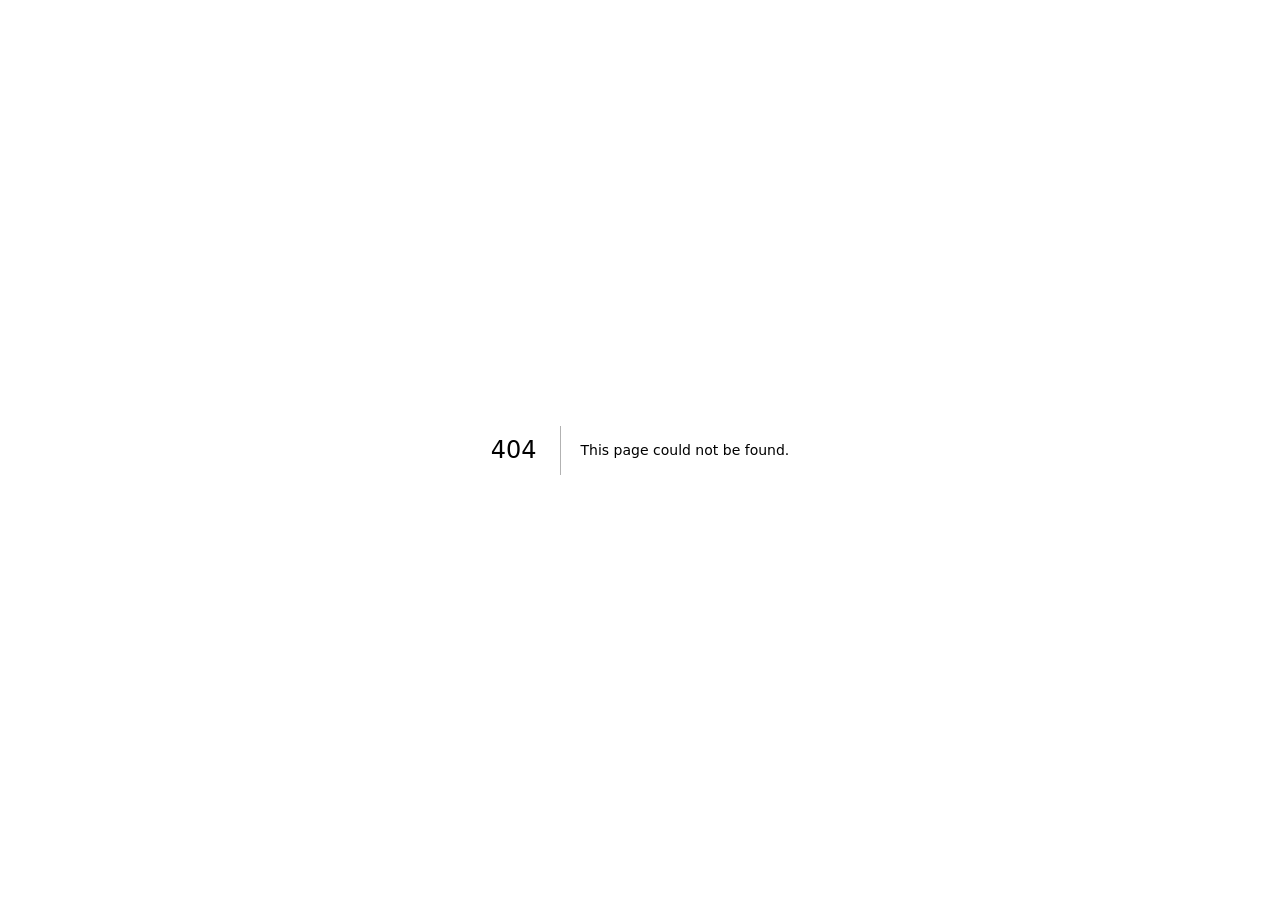
<file: 404/index.html>
<!DOCTYPE html><!--_RXxs3tRQdghgW3m7lIcl--><html lang="en" class="scroll-smooth"><head><meta charSet="utf-8"/><meta name="viewport" content="width=device-width, initial-scale=1"/><link rel="stylesheet" href="/_next/static/chunks/083a3ea3efe8bfcc.css" data-precedence="next"/><link rel="preload" as="script" fetchPriority="low" href="/_next/static/chunks/21a0a4061f3ab64d.js"/><script src="/_next/static/chunks/aee6c7720838f8a2.js" async=""></script><script src="/_next/static/chunks/a0473324946aa979.js" async=""></script><script src="/_next/static/chunks/turbopack-5fec5d18a160941b.js" async=""></script><script src="/_next/static/chunks/ff1a16fafef87110.js" async=""></script><script src="/_next/static/chunks/d2be314c3ece3fbe.js" async=""></script><meta name="robots" content="noindex"/><meta name="next-size-adjust" content=""/><title>404: This page could not be found.</title><title>Mayank Rai | Senior Software Engineer</title><meta name="description" content="Backend Software Engineer specializing in AI systems, microservices, and event-driven architectures. 7+ years of experience building scalable distributed systems."/><meta name="keywords" content="Software Engineer,Backend Developer,AI,Microservices,Node.js,Golang"/><meta property="og:title" content="Mayank Rai | Senior Software Engineer"/><meta property="og:description" content="Building intelligent systems that scale"/><meta property="og:type" content="website"/><meta name="twitter:card" content="summary"/><meta name="twitter:title" content="Mayank Rai | Senior Software Engineer"/><meta name="twitter:description" content="Building intelligent systems that scale"/><link rel="icon" href="/favicon.ico?favicon.0b3bf435.ico" sizes="256x256" type="image/x-icon"/><script src="/_next/static/chunks/a6dad97d9634a72d.js" noModule=""></script></head><body class="space_grotesk_2c742848-module__A4pgAG__variable jetbrains_mono_fba5e71a-module__9wN6Oa__variable antialiased"><div hidden=""><!--$--><!--/$--></div><div style="font-family:system-ui,&quot;Segoe UI&quot;,Roboto,Helvetica,Arial,sans-serif,&quot;Apple Color Emoji&quot;,&quot;Segoe UI Emoji&quot;;height:100vh;text-align:center;display:flex;flex-direction:column;align-items:center;justify-content:center"><div><style>body{color:#000;background:#fff;margin:0}.next-error-h1{border-right:1px solid rgba(0,0,0,.3)}@media (prefers-color-scheme:dark){body{color:#fff;background:#000}.next-error-h1{border-right:1px solid rgba(255,255,255,.3)}}</style><h1 class="next-error-h1" style="display:inline-block;margin:0 20px 0 0;padding:0 23px 0 0;font-size:24px;font-weight:500;vertical-align:top;line-height:49px">404</h1><div style="display:inline-block"><h2 style="font-size:14px;font-weight:400;line-height:49px;margin:0">This page could not be found.</h2></div></div></div><!--$--><!--/$--><script src="/_next/static/chunks/21a0a4061f3ab64d.js" id="_R_" async=""></script><script>(self.__next_f=self.__next_f||[]).push([0])</script><script>self.__next_f.push([1,"1:\"$Sreact.fragment\"\n2:I[39756,[\"/_next/static/chunks/ff1a16fafef87110.js\",\"/_next/static/chunks/d2be314c3ece3fbe.js\"],\"default\"]\n3:I[37457,[\"/_next/static/chunks/ff1a16fafef87110.js\",\"/_next/static/chunks/d2be314c3ece3fbe.js\"],\"default\"]\n4:I[97367,[\"/_next/static/chunks/ff1a16fafef87110.js\",\"/_next/static/chunks/d2be314c3ece3fbe.js\"],\"OutletBoundary\"]\n5:\"$Sreact.suspense\"\n7:I[97367,[\"/_next/static/chunks/ff1a16fafef87110.js\",\"/_next/static/chunks/d2be314c3ece3fbe.js\"],\"ViewportBoundary\"]\n9:I[97367,[\"/_next/static/chunks/ff1a16fafef87110.js\",\"/_next/static/chunks/d2be314c3ece3fbe.js\"],\"MetadataBoundary\"]\nb:I[68027,[\"/_next/static/chunks/ff1a16fafef87110.js\",\"/_next/static/chunks/d2be314c3ece3fbe.js\"],\"default\"]\n:HL[\"/_next/static/chunks/083a3ea3efe8bfcc.css\",\"style\"]\n"])</script><script>self.__next_f.push([1,"0:{\"P\":null,\"b\":\"-RXxs3tRQdghgW3m7lIcl\",\"c\":[\"\",\"_not-found\",\"\"],\"q\":\"\",\"i\":false,\"f\":[[[\"\",{\"children\":[\"/_not-found\",{\"children\":[\"__PAGE__\",{}]}]},\"$undefined\",\"$undefined\",true],[[\"$\",\"$1\",\"c\",{\"children\":[[[\"$\",\"link\",\"0\",{\"rel\":\"stylesheet\",\"href\":\"/_next/static/chunks/083a3ea3efe8bfcc.css\",\"precedence\":\"next\",\"crossOrigin\":\"$undefined\",\"nonce\":\"$undefined\"}]],[\"$\",\"html\",null,{\"lang\":\"en\",\"className\":\"scroll-smooth\",\"children\":[\"$\",\"body\",null,{\"className\":\"space_grotesk_2c742848-module__A4pgAG__variable jetbrains_mono_fba5e71a-module__9wN6Oa__variable antialiased\",\"children\":[\"$\",\"$L2\",null,{\"parallelRouterKey\":\"children\",\"error\":\"$undefined\",\"errorStyles\":\"$undefined\",\"errorScripts\":\"$undefined\",\"template\":[\"$\",\"$L3\",null,{}],\"templateStyles\":\"$undefined\",\"templateScripts\":\"$undefined\",\"notFound\":[[[\"$\",\"title\",null,{\"children\":\"404: This page could not be found.\"}],[\"$\",\"div\",null,{\"style\":{\"fontFamily\":\"system-ui,\\\"Segoe UI\\\",Roboto,Helvetica,Arial,sans-serif,\\\"Apple Color Emoji\\\",\\\"Segoe UI Emoji\\\"\",\"height\":\"100vh\",\"textAlign\":\"center\",\"display\":\"flex\",\"flexDirection\":\"column\",\"alignItems\":\"center\",\"justifyContent\":\"center\"},\"children\":[\"$\",\"div\",null,{\"children\":[[\"$\",\"style\",null,{\"dangerouslySetInnerHTML\":{\"__html\":\"body{color:#000;background:#fff;margin:0}.next-error-h1{border-right:1px solid rgba(0,0,0,.3)}@media (prefers-color-scheme:dark){body{color:#fff;background:#000}.next-error-h1{border-right:1px solid rgba(255,255,255,.3)}}\"}}],[\"$\",\"h1\",null,{\"className\":\"next-error-h1\",\"style\":{\"display\":\"inline-block\",\"margin\":\"0 20px 0 0\",\"padding\":\"0 23px 0 0\",\"fontSize\":24,\"fontWeight\":500,\"verticalAlign\":\"top\",\"lineHeight\":\"49px\"},\"children\":404}],[\"$\",\"div\",null,{\"style\":{\"display\":\"inline-block\"},\"children\":[\"$\",\"h2\",null,{\"style\":{\"fontSize\":14,\"fontWeight\":400,\"lineHeight\":\"49px\",\"margin\":0},\"children\":\"This page could not be found.\"}]}]]}]}]],[]],\"forbidden\":\"$undefined\",\"unauthorized\":\"$undefined\"}]}]}]]}],{\"children\":[[\"$\",\"$1\",\"c\",{\"children\":[null,[\"$\",\"$L2\",null,{\"parallelRouterKey\":\"children\",\"error\":\"$undefined\",\"errorStyles\":\"$undefined\",\"errorScripts\":\"$undefined\",\"template\":[\"$\",\"$L3\",null,{}],\"templateStyles\":\"$undefined\",\"templateScripts\":\"$undefined\",\"notFound\":\"$undefined\",\"forbidden\":\"$undefined\",\"unauthorized\":\"$undefined\"}]]}],{\"children\":[[\"$\",\"$1\",\"c\",{\"children\":[[[\"$\",\"title\",null,{\"children\":\"404: This page could not be found.\"}],[\"$\",\"div\",null,{\"style\":\"$0:f:0:1:0:props:children:1:props:children:props:children:props:notFound:0:1:props:style\",\"children\":[\"$\",\"div\",null,{\"children\":[[\"$\",\"style\",null,{\"dangerouslySetInnerHTML\":{\"__html\":\"body{color:#000;background:#fff;margin:0}.next-error-h1{border-right:1px solid rgba(0,0,0,.3)}@media (prefers-color-scheme:dark){body{color:#fff;background:#000}.next-error-h1{border-right:1px solid rgba(255,255,255,.3)}}\"}}],[\"$\",\"h1\",null,{\"className\":\"next-error-h1\",\"style\":\"$0:f:0:1:0:props:children:1:props:children:props:children:props:notFound:0:1:props:children:props:children:1:props:style\",\"children\":404}],[\"$\",\"div\",null,{\"style\":\"$0:f:0:1:0:props:children:1:props:children:props:children:props:notFound:0:1:props:children:props:children:2:props:style\",\"children\":[\"$\",\"h2\",null,{\"style\":\"$0:f:0:1:0:props:children:1:props:children:props:children:props:notFound:0:1:props:children:props:children:2:props:children:props:style\",\"children\":\"This page could not be found.\"}]}]]}]}]],null,[\"$\",\"$L4\",null,{\"children\":[\"$\",\"$5\",null,{\"name\":\"Next.MetadataOutlet\",\"children\":\"$@6\"}]}]]}],{},null,false,false]},null,false,false]},null,false,false],[\"$\",\"$1\",\"h\",{\"children\":[[\"$\",\"meta\",null,{\"name\":\"robots\",\"content\":\"noindex\"}],[\"$\",\"$L7\",null,{\"children\":\"$L8\"}],[\"$\",\"div\",null,{\"hidden\":true,\"children\":[\"$\",\"$L9\",null,{\"children\":[\"$\",\"$5\",null,{\"name\":\"Next.Metadata\",\"children\":\"$La\"}]}]}],[\"$\",\"meta\",null,{\"name\":\"next-size-adjust\",\"content\":\"\"}]]}],false]],\"m\":\"$undefined\",\"G\":[\"$b\",\"$undefined\"],\"S\":true}\n"])</script><script>self.__next_f.push([1,"8:[[\"$\",\"meta\",\"0\",{\"charSet\":\"utf-8\"}],[\"$\",\"meta\",\"1\",{\"name\":\"viewport\",\"content\":\"width=device-width, initial-scale=1\"}]]\n"])</script><script>self.__next_f.push([1,"c:I[27201,[\"/_next/static/chunks/ff1a16fafef87110.js\",\"/_next/static/chunks/d2be314c3ece3fbe.js\"],\"IconMark\"]\n6:null\na:[[\"$\",\"title\",\"0\",{\"children\":\"Mayank Rai | Senior Software Engineer\"}],[\"$\",\"meta\",\"1\",{\"name\":\"description\",\"content\":\"Backend Software Engineer specializing in AI systems, microservices, and event-driven architectures. 7+ years of experience building scalable distributed systems.\"}],[\"$\",\"meta\",\"2\",{\"name\":\"keywords\",\"content\":\"Software Engineer,Backend Developer,AI,Microservices,Node.js,Golang\"}],[\"$\",\"meta\",\"3\",{\"property\":\"og:title\",\"content\":\"Mayank Rai | Senior Software Engineer\"}],[\"$\",\"meta\",\"4\",{\"property\":\"og:description\",\"content\":\"Building intelligent systems that scale\"}],[\"$\",\"meta\",\"5\",{\"property\":\"og:type\",\"content\":\"website\"}],[\"$\",\"meta\",\"6\",{\"name\":\"twitter:card\",\"content\":\"summary\"}],[\"$\",\"meta\",\"7\",{\"name\":\"twitter:title\",\"content\":\"Mayank Rai | Senior Software Engineer\"}],[\"$\",\"meta\",\"8\",{\"name\":\"twitter:description\",\"content\":\"Building intelligent systems that scale\"}],[\"$\",\"link\",\"9\",{\"rel\":\"icon\",\"href\":\"/favicon.ico?favicon.0b3bf435.ico\",\"sizes\":\"256x256\",\"type\":\"image/x-icon\"}],[\"$\",\"$Lc\",\"10\",{}]]\n"])</script></body></html>
</file>
<file: _next/static/chunks/083a3ea3efe8bfcc.css>
@font-face{font-family:Space Grotesk;font-style:normal;font-weight:300;font-display:swap;src:url(../media/32687112bd2dd8db-s.cfdd66c2.woff2)format("woff2");unicode-range:U+102-103,U+110-111,U+128-129,U+168-169,U+1A0-1A1,U+1AF-1B0,U+300-301,U+303-304,U+308-309,U+323,U+329,U+1EA0-1EF9,U+20AB}@font-face{font-family:Space Grotesk;font-style:normal;font-weight:300;font-display:swap;src:url(../media/28868e710e86be81-s.c30238d4.woff2)format("woff2");unicode-range:U+100-2BA,U+2BD-2C5,U+2C7-2CC,U+2CE-2D7,U+2DD-2FF,U+304,U+308,U+329,U+1D00-1DBF,U+1E00-1E9F,U+1EF2-1EFF,U+2020,U+20A0-20AB,U+20AD-20C0,U+2113,U+2C60-2C7F,U+A720-A7FF}@font-face{font-family:Space Grotesk;font-style:normal;font-weight:300;font-display:swap;src:url(../media/0c89a48fa5027cee-s.p.4564287c.woff2)format("woff2");unicode-range:U+??,U+131,U+152-153,U+2BB-2BC,U+2C6,U+2DA,U+2DC,U+304,U+308,U+329,U+2000-206F,U+20AC,U+2122,U+2191,U+2193,U+2212,U+2215,U+FEFF,U+FFFD}@font-face{font-family:Space Grotesk;font-style:normal;font-weight:400;font-display:swap;src:url(../media/32687112bd2dd8db-s.cfdd66c2.woff2)format("woff2");unicode-range:U+102-103,U+110-111,U+128-129,U+168-169,U+1A0-1A1,U+1AF-1B0,U+300-301,U+303-304,U+308-309,U+323,U+329,U+1EA0-1EF9,U+20AB}@font-face{font-family:Space Grotesk;font-style:normal;font-weight:400;font-display:swap;src:url(../media/28868e710e86be81-s.c30238d4.woff2)format("woff2");unicode-range:U+100-2BA,U+2BD-2C5,U+2C7-2CC,U+2CE-2D7,U+2DD-2FF,U+304,U+308,U+329,U+1D00-1DBF,U+1E00-1E9F,U+1EF2-1EFF,U+2020,U+20A0-20AB,U+20AD-20C0,U+2113,U+2C60-2C7F,U+A720-A7FF}@font-face{font-family:Space Grotesk;font-style:normal;font-weight:400;font-display:swap;src:url(../media/0c89a48fa5027cee-s.p.4564287c.woff2)format("woff2");unicode-range:U+??,U+131,U+152-153,U+2BB-2BC,U+2C6,U+2DA,U+2DC,U+304,U+308,U+329,U+2000-206F,U+20AC,U+2122,U+2191,U+2193,U+2212,U+2215,U+FEFF,U+FFFD}@font-face{font-family:Space Grotesk;font-style:normal;font-weight:500;font-display:swap;src:url(../media/32687112bd2dd8db-s.cfdd66c2.woff2)format("woff2");unicode-range:U+102-103,U+110-111,U+128-129,U+168-169,U+1A0-1A1,U+1AF-1B0,U+300-301,U+303-304,U+308-309,U+323,U+329,U+1EA0-1EF9,U+20AB}@font-face{font-family:Space Grotesk;font-style:normal;font-weight:500;font-display:swap;src:url(../media/28868e710e86be81-s.c30238d4.woff2)format("woff2");unicode-range:U+100-2BA,U+2BD-2C5,U+2C7-2CC,U+2CE-2D7,U+2DD-2FF,U+304,U+308,U+329,U+1D00-1DBF,U+1E00-1E9F,U+1EF2-1EFF,U+2020,U+20A0-20AB,U+20AD-20C0,U+2113,U+2C60-2C7F,U+A720-A7FF}@font-face{font-family:Space Grotesk;font-style:normal;font-weight:500;font-display:swap;src:url(../media/0c89a48fa5027cee-s.p.4564287c.woff2)format("woff2");unicode-range:U+??,U+131,U+152-153,U+2BB-2BC,U+2C6,U+2DA,U+2DC,U+304,U+308,U+329,U+2000-206F,U+20AC,U+2122,U+2191,U+2193,U+2212,U+2215,U+FEFF,U+FFFD}@font-face{font-family:Space Grotesk;font-style:normal;font-weight:600;font-display:swap;src:url(../media/32687112bd2dd8db-s.cfdd66c2.woff2)format("woff2");unicode-range:U+102-103,U+110-111,U+128-129,U+168-169,U+1A0-1A1,U+1AF-1B0,U+300-301,U+303-304,U+308-309,U+323,U+329,U+1EA0-1EF9,U+20AB}@font-face{font-family:Space Grotesk;font-style:normal;font-weight:600;font-display:swap;src:url(../media/28868e710e86be81-s.c30238d4.woff2)format("woff2");unicode-range:U+100-2BA,U+2BD-2C5,U+2C7-2CC,U+2CE-2D7,U+2DD-2FF,U+304,U+308,U+329,U+1D00-1DBF,U+1E00-1E9F,U+1EF2-1EFF,U+2020,U+20A0-20AB,U+20AD-20C0,U+2113,U+2C60-2C7F,U+A720-A7FF}@font-face{font-family:Space Grotesk;font-style:normal;font-weight:600;font-display:swap;src:url(../media/0c89a48fa5027cee-s.p.4564287c.woff2)format("woff2");unicode-range:U+??,U+131,U+152-153,U+2BB-2BC,U+2C6,U+2DA,U+2DC,U+304,U+308,U+329,U+2000-206F,U+20AC,U+2122,U+2191,U+2193,U+2212,U+2215,U+FEFF,U+FFFD}@font-face{font-family:Space Grotesk;font-style:normal;font-weight:700;font-display:swap;src:url(../media/32687112bd2dd8db-s.cfdd66c2.woff2)format("woff2");unicode-range:U+102-103,U+110-111,U+128-129,U+168-169,U+1A0-1A1,U+1AF-1B0,U+300-301,U+303-304,U+308-309,U+323,U+329,U+1EA0-1EF9,U+20AB}@font-face{font-family:Space Grotesk;font-style:normal;font-weight:700;font-display:swap;src:url(../media/28868e710e86be81-s.c30238d4.woff2)format("woff2");unicode-range:U+100-2BA,U+2BD-2C5,U+2C7-2CC,U+2CE-2D7,U+2DD-2FF,U+304,U+308,U+329,U+1D00-1DBF,U+1E00-1E9F,U+1EF2-1EFF,U+2020,U+20A0-20AB,U+20AD-20C0,U+2113,U+2C60-2C7F,U+A720-A7FF}@font-face{font-family:Space Grotesk;font-style:normal;font-weight:700;font-display:swap;src:url(../media/0c89a48fa5027cee-s.p.4564287c.woff2)format("woff2");unicode-range:U+??,U+131,U+152-153,U+2BB-2BC,U+2C6,U+2DA,U+2DC,U+304,U+308,U+329,U+2000-206F,U+20AC,U+2122,U+2191,U+2193,U+2212,U+2215,U+FEFF,U+FFFD}@font-face{font-family:Space Grotesk Fallback;src:local(Arial);ascent-override:89.71%;descent-override:26.62%;line-gap-override:0.0%;size-adjust:109.69%}.space_grotesk_2c742848-module__A4pgAG__className{font-family:Space Grotesk,Space Grotesk Fallback;font-style:normal}.space_grotesk_2c742848-module__A4pgAG__variable{--font-space-grotesk:"Space Grotesk","Space Grotesk Fallback"}
@font-face{font-family:JetBrains Mono;font-style:normal;font-weight:400;font-display:swap;src:url(../media/04c5164763c40239-s.690580e8.woff2)format("woff2");unicode-range:U+460-52F,U+1C80-1C8A,U+20B4,U+2DE0-2DFF,U+A640-A69F,U+FE2E-FE2F}@font-face{font-family:JetBrains Mono;font-style:normal;font-weight:400;font-display:swap;src:url(../media/26f284dcc38c84c0-s.303a03d6.woff2)format("woff2");unicode-range:U+301,U+400-45F,U+490-491,U+4B0-4B1,U+2116}@font-face{font-family:JetBrains Mono;font-style:normal;font-weight:400;font-display:swap;src:url(../media/7e7f32a39836f228-s.0b4edfe7.woff2)format("woff2");unicode-range:U+370-377,U+37A-37F,U+384-38A,U+38C,U+38E-3A1,U+3A3-3FF}@font-face{font-family:JetBrains Mono;font-style:normal;font-weight:400;font-display:swap;src:url(../media/fa39153a3fc630ba-s.bff0868b.woff2)format("woff2");unicode-range:U+102-103,U+110-111,U+128-129,U+168-169,U+1A0-1A1,U+1AF-1B0,U+300-301,U+303-304,U+308-309,U+323,U+329,U+1EA0-1EF9,U+20AB}@font-face{font-family:JetBrains Mono;font-style:normal;font-weight:400;font-display:swap;src:url(../media/6a5386fd6038edbe-s.719084df.woff2)format("woff2");unicode-range:U+100-2BA,U+2BD-2C5,U+2C7-2CC,U+2CE-2D7,U+2DD-2FF,U+304,U+308,U+329,U+1D00-1DBF,U+1E00-1E9F,U+1EF2-1EFF,U+2020,U+20A0-20AB,U+20AD-20C0,U+2113,U+2C60-2C7F,U+A720-A7FF}@font-face{font-family:JetBrains Mono;font-style:normal;font-weight:400;font-display:swap;src:url(../media/051742360c26797e-s.p.102b7f24.woff2)format("woff2");unicode-range:U+??,U+131,U+152-153,U+2BB-2BC,U+2C6,U+2DA,U+2DC,U+304,U+308,U+329,U+2000-206F,U+20AC,U+2122,U+2191,U+2193,U+2212,U+2215,U+FEFF,U+FFFD}@font-face{font-family:JetBrains Mono;font-style:normal;font-weight:700;font-display:swap;src:url(../media/04c5164763c40239-s.690580e8.woff2)format("woff2");unicode-range:U+460-52F,U+1C80-1C8A,U+20B4,U+2DE0-2DFF,U+A640-A69F,U+FE2E-FE2F}@font-face{font-family:JetBrains Mono;font-style:normal;font-weight:700;font-display:swap;src:url(../media/26f284dcc38c84c0-s.303a03d6.woff2)format("woff2");unicode-range:U+301,U+400-45F,U+490-491,U+4B0-4B1,U+2116}@font-face{font-family:JetBrains Mono;font-style:normal;font-weight:700;font-display:swap;src:url(../media/7e7f32a39836f228-s.0b4edfe7.woff2)format("woff2");unicode-range:U+370-377,U+37A-37F,U+384-38A,U+38C,U+38E-3A1,U+3A3-3FF}@font-face{font-family:JetBrains Mono;font-style:normal;font-weight:700;font-display:swap;src:url(../media/fa39153a3fc630ba-s.bff0868b.woff2)format("woff2");unicode-range:U+102-103,U+110-111,U+128-129,U+168-169,U+1A0-1A1,U+1AF-1B0,U+300-301,U+303-304,U+308-309,U+323,U+329,U+1EA0-1EF9,U+20AB}@font-face{font-family:JetBrains Mono;font-style:normal;font-weight:700;font-display:swap;src:url(../media/6a5386fd6038edbe-s.719084df.woff2)format("woff2");unicode-range:U+100-2BA,U+2BD-2C5,U+2C7-2CC,U+2CE-2D7,U+2DD-2FF,U+304,U+308,U+329,U+1D00-1DBF,U+1E00-1E9F,U+1EF2-1EFF,U+2020,U+20A0-20AB,U+20AD-20C0,U+2113,U+2C60-2C7F,U+A720-A7FF}@font-face{font-family:JetBrains Mono;font-style:normal;font-weight:700;font-display:swap;src:url(../media/051742360c26797e-s.p.102b7f24.woff2)format("woff2");unicode-range:U+??,U+131,U+152-153,U+2BB-2BC,U+2C6,U+2DA,U+2DC,U+304,U+308,U+329,U+2000-206F,U+20AC,U+2122,U+2191,U+2193,U+2212,U+2215,U+FEFF,U+FFFD}@font-face{font-family:JetBrains Mono Fallback;src:local(Arial);ascent-override:75.79%;descent-override:22.29%;line-gap-override:0.0%;size-adjust:134.59%}.jetbrains_mono_fba5e71a-module__9wN6Oa__className{font-family:JetBrains Mono,JetBrains Mono Fallback;font-style:normal}.jetbrains_mono_fba5e71a-module__9wN6Oa__variable{--font-jetbrains:"JetBrains Mono","JetBrains Mono Fallback"}
@layer properties{@supports (((-webkit-hyphens:none)) and (not (margin-trim:inline))) or ((-moz-orient:inline) and (not (color:rgb(from red r g b)))){*,:before,:after,::backdrop{--tw-translate-x:0;--tw-translate-y:0;--tw-translate-z:0;--tw-rotate-x:initial;--tw-rotate-y:initial;--tw-rotate-z:initial;--tw-skew-x:initial;--tw-skew-y:initial;--tw-space-y-reverse:0;--tw-border-style:solid;--tw-gradient-position:initial;--tw-gradient-from:#0000;--tw-gradient-via:#0000;--tw-gradient-to:#0000;--tw-gradient-stops:initial;--tw-gradient-via-stops:initial;--tw-gradient-from-position:0%;--tw-gradient-via-position:50%;--tw-gradient-to-position:100%;--tw-leading:initial;--tw-font-weight:initial;--tw-shadow:0 0 #0000;--tw-shadow-color:initial;--tw-shadow-alpha:100%;--tw-inset-shadow:0 0 #0000;--tw-inset-shadow-color:initial;--tw-inset-shadow-alpha:100%;--tw-ring-color:initial;--tw-ring-shadow:0 0 #0000;--tw-inset-ring-color:initial;--tw-inset-ring-shadow:0 0 #0000;--tw-ring-inset:initial;--tw-ring-offset-width:0px;--tw-ring-offset-color:#fff;--tw-ring-offset-shadow:0 0 #0000;--tw-backdrop-blur:initial;--tw-backdrop-brightness:initial;--tw-backdrop-contrast:initial;--tw-backdrop-grayscale:initial;--tw-backdrop-hue-rotate:initial;--tw-backdrop-invert:initial;--tw-backdrop-opacity:initial;--tw-backdrop-saturate:initial;--tw-backdrop-sepia:initial;--tw-content:""}}}@layer theme{:root,:host{--font-sans:ui-sans-serif,system-ui,sans-serif,"Apple Color Emoji","Segoe UI Emoji","Segoe UI Symbol","Noto Color Emoji";--font-mono:ui-monospace,SFMono-Regular,Menlo,Monaco,Consolas,"Liberation Mono","Courier New",monospace;--color-red-400:#ff6568;--color-green-400:#05df72;--color-green-500:#00c758;--color-cyan-400:#00d2ef;--color-cyan-500:#00b7d7;--color-purple-400:#c07eff;--color-purple-500:#ac4bff;--color-pink-500:#f6339a;--color-gray-200:#e5e7eb;--color-gray-300:#d1d5dc;--color-gray-400:#99a1af;--color-gray-500:#6a7282;--color-gray-700:#364153;--color-white:#fff;--spacing:.25rem;--container-md:28rem;--container-lg:32rem;--container-xl:36rem;--container-2xl:42rem;--container-4xl:56rem;--container-5xl:64rem;--container-7xl:80rem;--text-xs:.75rem;--text-xs--line-height:calc(1/.75);--text-sm:.875rem;--text-sm--line-height:calc(1.25/.875);--text-lg:1.125rem;--text-lg--line-height:calc(1.75/1.125);--text-xl:1.25rem;--text-xl--line-height:calc(1.75/1.25);--text-3xl:1.875rem;--text-3xl--line-height:calc(2.25/1.875);--text-4xl:2.25rem;--text-4xl--line-height:calc(2.5/2.25);--text-5xl:3rem;--text-5xl--line-height:1;--text-6xl:3.75rem;--text-6xl--line-height:1;--font-weight-medium:500;--font-weight-semibold:600;--font-weight-bold:700;--leading-tight:1.25;--leading-relaxed:1.625;--radius-sm:.25rem;--radius-lg:.5rem;--radius-xl:.75rem;--radius-2xl:1rem;--animate-pulse:pulse 2s cubic-bezier(.4,0,.6,1)infinite;--blur-sm:8px;--blur-xl:24px;--default-transition-duration:.15s;--default-transition-timing-function:cubic-bezier(.4,0,.2,1);--default-font-family:var(--font-sans);--default-mono-font-family:var(--font-mono)}@supports (color:lab(0% 0 0)){:root,:host{--color-red-400:lab(63.7053% 60.745 31.3109);--color-green-400:lab(78.503% -64.9265 39.7492);--color-green-500:lab(70.5521% -66.5147 45.8073);--color-cyan-400:lab(76.6045% -40.9406 -29.6231);--color-cyan-500:lab(67.805% -35.3952 -30.2018);--color-purple-400:lab(63.6946% 47.6127 -59.2066);--color-purple-500:lab(52.0183% 66.11 -78.2316);--color-pink-500:lab(56.9303% 76.8162 -8.07021);--color-gray-200:lab(91.6229% -.159115 -2.26791);--color-gray-300:lab(85.1236% -.612259 -3.7138);--color-gray-400:lab(65.9269% -.832707 -8.17473);--color-gray-500:lab(47.7841% -.393182 -10.0268);--color-gray-700:lab(27.1134% -.956401 -12.3224)}}}@layer base{*,:after,:before,::backdrop{box-sizing:border-box;border:0 solid;margin:0;padding:0}::file-selector-button{box-sizing:border-box;border:0 solid;margin:0;padding:0}html,:host{-webkit-text-size-adjust:100%;tab-size:4;line-height:1.5;font-family:var(--default-font-family,ui-sans-serif,system-ui,sans-serif,"Apple Color Emoji","Segoe UI Emoji","Segoe UI Symbol","Noto Color Emoji");font-feature-settings:var(--default-font-feature-settings,normal);font-variation-settings:var(--default-font-variation-settings,normal);-webkit-tap-highlight-color:transparent}hr{height:0;color:inherit;border-top-width:1px}abbr:where([title]){-webkit-text-decoration:underline dotted;text-decoration:underline dotted}h1,h2,h3,h4,h5,h6{font-size:inherit;font-weight:inherit}a{color:inherit;-webkit-text-decoration:inherit;-webkit-text-decoration:inherit;-webkit-text-decoration:inherit;-webkit-text-decoration:inherit;text-decoration:inherit}b,strong{font-weight:bolder}code,kbd,samp,pre{font-family:var(--default-mono-font-family,ui-monospace,SFMono-Regular,Menlo,Monaco,Consolas,"Liberation Mono","Courier New",monospace);font-feature-settings:var(--default-mono-font-feature-settings,normal);font-variation-settings:var(--default-mono-font-variation-settings,normal);font-size:1em}small{font-size:80%}sub,sup{vertical-align:baseline;font-size:75%;line-height:0;position:relative}sub{bottom:-.25em}sup{top:-.5em}table{text-indent:0;border-color:inherit;border-collapse:collapse}:-moz-focusring{outline:auto}progress{vertical-align:baseline}summary{display:list-item}ol,ul,menu{list-style:none}img,svg,video,canvas,audio,iframe,embed,object{vertical-align:middle;display:block}img,video{max-width:100%;height:auto}button,input,select,optgroup,textarea{font:inherit;font-feature-settings:inherit;font-variation-settings:inherit;letter-spacing:inherit;color:inherit;opacity:1;background-color:#0000;border-radius:0}::file-selector-button{font:inherit;font-feature-settings:inherit;font-variation-settings:inherit;letter-spacing:inherit;color:inherit;opacity:1;background-color:#0000;border-radius:0}:where(select:is([multiple],[size])) optgroup{font-weight:bolder}:where(select:is([multiple],[size])) optgroup option{padding-inline-start:20px}::file-selector-button{margin-inline-end:4px}::placeholder{opacity:1}@supports (not ((-webkit-appearance:-apple-pay-button))) or (contain-intrinsic-size:1px){::placeholder{color:currentColor}@supports (color:color-mix(in lab, red, red)){::placeholder{color:color-mix(in oklab,currentcolor 50%,transparent)}}}textarea{resize:vertical}::-webkit-search-decoration{-webkit-appearance:none}::-webkit-date-and-time-value{min-height:1lh;text-align:inherit}::-webkit-datetime-edit{display:inline-flex}::-webkit-datetime-edit-fields-wrapper{padding:0}::-webkit-datetime-edit{padding-block:0}::-webkit-datetime-edit-year-field{padding-block:0}::-webkit-datetime-edit-month-field{padding-block:0}::-webkit-datetime-edit-day-field{padding-block:0}::-webkit-datetime-edit-hour-field{padding-block:0}::-webkit-datetime-edit-minute-field{padding-block:0}::-webkit-datetime-edit-second-field{padding-block:0}::-webkit-datetime-edit-millisecond-field{padding-block:0}::-webkit-datetime-edit-meridiem-field{padding-block:0}::-webkit-calendar-picker-indicator{line-height:1}:-moz-ui-invalid{box-shadow:none}button,input:where([type=button],[type=reset],[type=submit]){appearance:button}::file-selector-button{appearance:button}::-webkit-inner-spin-button{height:auto}::-webkit-outer-spin-button{height:auto}[hidden]:where(:not([hidden=until-found])){display:none!important}}@layer components;@layer utilities{.pointer-events-auto{pointer-events:auto}.pointer-events-none{pointer-events:none}.visible{visibility:visible}.absolute{position:absolute}.fixed{position:fixed}.relative{position:relative}.static{position:static}.inset-0{inset:calc(var(--spacing)*0)}.top-0{top:calc(var(--spacing)*0)}.top-1\/2{top:50%}.top-8{top:calc(var(--spacing)*8)}.bottom-0{bottom:calc(var(--spacing)*0)}.-left-\[41px\]{left:-41px}.left-0{left:calc(var(--spacing)*0)}.left-1\/2{left:50%}.-z-10{z-index:calc(10*-1)}.z-40{z-index:40}.z-50{z-index:50}.mx-auto{margin-inline:auto}.mt-2{margin-top:calc(var(--spacing)*2)}.mt-3{margin-top:calc(var(--spacing)*3)}.mt-4{margin-top:calc(var(--spacing)*4)}.mb-4{margin-bottom:calc(var(--spacing)*4)}.mb-6{margin-bottom:calc(var(--spacing)*6)}.mb-8{margin-bottom:calc(var(--spacing)*8)}.mb-12{margin-bottom:calc(var(--spacing)*12)}.mb-16{margin-bottom:calc(var(--spacing)*16)}.ml-auto{margin-left:auto}.contents{display:contents}.flex{display:flex}.grid{display:grid}.hidden{display:none}.inline-block{display:inline-block}.inline-flex{display:inline-flex}.h-2{height:calc(var(--spacing)*2)}.h-3{height:calc(var(--spacing)*3)}.h-4{height:calc(var(--spacing)*4)}.h-8{height:calc(var(--spacing)*8)}.h-64{height:calc(var(--spacing)*64)}.h-80{height:calc(var(--spacing)*80)}.min-h-screen{min-height:100vh}.w-0\.5{width:calc(var(--spacing)*.5)}.w-2{width:calc(var(--spacing)*2)}.w-3{width:calc(var(--spacing)*3)}.w-4{width:calc(var(--spacing)*4)}.w-64{width:calc(var(--spacing)*64)}.w-80{width:calc(var(--spacing)*80)}.w-fit{width:fit-content}.w-full{width:100%}.max-w-2xl{max-width:var(--container-2xl)}.max-w-4xl{max-width:var(--container-4xl)}.max-w-5xl{max-width:var(--container-5xl)}.max-w-7xl{max-width:var(--container-7xl)}.max-w-\[80\%\]{max-width:80%}.max-w-\[150px\]{max-width:150px}.max-w-lg{max-width:var(--container-lg)}.max-w-md{max-width:var(--container-md)}.max-w-xl{max-width:var(--container-xl)}.flex-1{flex:1}.-translate-x-full{--tw-translate-x:-100%;translate:var(--tw-translate-x)var(--tw-translate-y)}.transform{transform:var(--tw-rotate-x,)var(--tw-rotate-y,)var(--tw-rotate-z,)var(--tw-skew-x,)var(--tw-skew-y,)}.animate-pulse{animation:var(--animate-pulse)}.cursor-default{cursor:default}.cursor-not-allowed{cursor:not-allowed}.cursor-pointer{cursor:pointer}.resize{resize:both}.grid-cols-2{grid-template-columns:repeat(2,minmax(0,1fr))}.grid-cols-3{grid-template-columns:repeat(3,minmax(0,1fr))}.flex-col{flex-direction:column}.flex-wrap{flex-wrap:wrap}.items-center{align-items:center}.justify-between{justify-content:space-between}.justify-center{justify-content:center}.justify-end{justify-content:flex-end}.justify-start{justify-content:flex-start}.gap-1{gap:calc(var(--spacing)*1)}.gap-2{gap:calc(var(--spacing)*2)}.gap-3{gap:calc(var(--spacing)*3)}.gap-4{gap:calc(var(--spacing)*4)}.gap-6{gap:calc(var(--spacing)*6)}.gap-8{gap:calc(var(--spacing)*8)}.gap-12{gap:calc(var(--spacing)*12)}.gap-\[1px\]{gap:1px}:where(.space-y-2>:not(:last-child)){--tw-space-y-reverse:0;margin-block-start:calc(calc(var(--spacing)*2)*var(--tw-space-y-reverse));margin-block-end:calc(calc(var(--spacing)*2)*calc(1 - var(--tw-space-y-reverse)))}:where(.space-y-4>:not(:last-child)){--tw-space-y-reverse:0;margin-block-start:calc(calc(var(--spacing)*4)*var(--tw-space-y-reverse));margin-block-end:calc(calc(var(--spacing)*4)*calc(1 - var(--tw-space-y-reverse)))}.overflow-hidden{overflow:hidden}.overflow-y-auto{overflow-y:auto}.scroll-smooth{scroll-behavior:smooth}.rounded-2xl{border-radius:var(--radius-2xl)}.rounded-full{border-radius:3.40282e38px}.rounded-lg{border-radius:var(--radius-lg)}.rounded-sm{border-radius:var(--radius-sm)}.rounded-xl{border-radius:var(--radius-xl)}.rounded-tl-sm{border-top-left-radius:var(--radius-sm)}.rounded-tr-sm{border-top-right-radius:var(--radius-sm)}.border{border-style:var(--tw-border-style);border-width:1px}.border-2{border-style:var(--tw-border-style);border-width:2px}.border-3{border-style:var(--tw-border-style);border-width:3px}.border-t{border-top-style:var(--tw-border-style);border-top-width:1px}.border-b{border-bottom-style:var(--tw-border-style);border-bottom-width:1px}.border-l-2{border-left-style:var(--tw-border-style);border-left-width:2px}.border-cyan-400{border-color:var(--color-cyan-400)}.border-cyan-500\/10{border-color:#00b7d71a}@supports (color:color-mix(in lab, red, red)){.border-cyan-500\/10{border-color:color-mix(in oklab,var(--color-cyan-500)10%,transparent)}}.border-cyan-500\/20{border-color:#00b7d733}@supports (color:color-mix(in lab, red, red)){.border-cyan-500\/20{border-color:color-mix(in oklab,var(--color-cyan-500)20%,transparent)}}.border-cyan-500\/30{border-color:#00b7d74d}@supports (color:color-mix(in lab, red, red)){.border-cyan-500\/30{border-color:color-mix(in oklab,var(--color-cyan-500)30%,transparent)}}.border-gray-700{border-color:var(--color-gray-700)}.border-green-500{border-color:var(--color-green-500)}.border-purple-500\/20{border-color:#ac4bff33}@supports (color:color-mix(in lab, red, red)){.border-purple-500\/20{border-color:color-mix(in oklab,var(--color-purple-500)20%,transparent)}}.border-transparent{border-color:#0000}.border-white\/5{border-color:#ffffff0d}@supports (color:color-mix(in lab, red, red)){.border-white\/5{border-color:color-mix(in oklab,var(--color-white)5%,transparent)}}.border-white\/10{border-color:#ffffff1a}@supports (color:color-mix(in lab, red, red)){.border-white\/10{border-color:color-mix(in oklab,var(--color-white)10%,transparent)}}.bg-\[\#0a0a0f\]{background-color:#0a0a0f}.bg-\[\#0a0a0f\]\/80{background-color:#0a0a0fcc;background-color:lab(2.83714% .595115 -2.18317/.8)}.bg-\[\#0d1117\]{background-color:#0d1117}.bg-\[\#0d1117\]\/90{background-color:#0d1117e6;background-color:lab(4.90788% -.40146 -4.2199/.9)}.bg-\[\#050508\]{background-color:#050508}.bg-cyan-400{background-color:var(--color-cyan-400)}.bg-cyan-500\/10{background-color:#00b7d71a}@supports (color:color-mix(in lab, red, red)){.bg-cyan-500\/10{background-color:color-mix(in oklab,var(--color-cyan-500)10%,transparent)}}.bg-cyan-500\/70{background-color:#00b7d7b3}@supports (color:color-mix(in lab, red, red)){.bg-cyan-500\/70{background-color:color-mix(in oklab,var(--color-cyan-500)70%,transparent)}}.bg-green-400{background-color:var(--color-green-400)}.bg-green-500\/10{background-color:#00c7581a}@supports (color:color-mix(in lab, red, red)){.bg-green-500\/10{background-color:color-mix(in oklab,var(--color-green-500)10%,transparent)}}.bg-purple-500{background-color:var(--color-purple-500)}.bg-white\/5{background-color:#ffffff0d}@supports (color:color-mix(in lab, red, red)){.bg-white\/5{background-color:color-mix(in oklab,var(--color-white)5%,transparent)}}.bg-white\/10{background-color:#ffffff1a}@supports (color:color-mix(in lab, red, red)){.bg-white\/10{background-color:color-mix(in oklab,var(--color-white)10%,transparent)}}.bg-white\/\[0\.03\]{background-color:#ffffff08}@supports (color:color-mix(in lab, red, red)){.bg-white\/\[0\.03\]{background-color:color-mix(in oklab,var(--color-white)3%,transparent)}}.bg-gradient-to-b{--tw-gradient-position:to bottom in oklab;background-image:linear-gradient(var(--tw-gradient-stops))}.bg-gradient-to-r{--tw-gradient-position:to right in oklab;background-image:linear-gradient(var(--tw-gradient-stops))}.from-cyan-400{--tw-gradient-from:var(--color-cyan-400);--tw-gradient-stops:var(--tw-gradient-via-stops,var(--tw-gradient-position),var(--tw-gradient-from)var(--tw-gradient-from-position),var(--tw-gradient-to)var(--tw-gradient-to-position))}.from-cyan-500{--tw-gradient-from:var(--color-cyan-500);--tw-gradient-stops:var(--tw-gradient-via-stops,var(--tw-gradient-position),var(--tw-gradient-from)var(--tw-gradient-from-position),var(--tw-gradient-to)var(--tw-gradient-to-position))}.from-cyan-500\/10{--tw-gradient-from:#00b7d71a}@supports (color:color-mix(in lab, red, red)){.from-cyan-500\/10{--tw-gradient-from:color-mix(in oklab,var(--color-cyan-500)10%,transparent)}}.from-cyan-500\/10{--tw-gradient-stops:var(--tw-gradient-via-stops,var(--tw-gradient-position),var(--tw-gradient-from)var(--tw-gradient-from-position),var(--tw-gradient-to)var(--tw-gradient-to-position))}.from-purple-500{--tw-gradient-from:var(--color-purple-500);--tw-gradient-stops:var(--tw-gradient-via-stops,var(--tw-gradient-position),var(--tw-gradient-from)var(--tw-gradient-from-position),var(--tw-gradient-to)var(--tw-gradient-to-position))}.from-purple-500\/10{--tw-gradient-from:#ac4bff1a}@supports (color:color-mix(in lab, red, red)){.from-purple-500\/10{--tw-gradient-from:color-mix(in oklab,var(--color-purple-500)10%,transparent)}}.from-purple-500\/10{--tw-gradient-stops:var(--tw-gradient-via-stops,var(--tw-gradient-position),var(--tw-gradient-from)var(--tw-gradient-from-position),var(--tw-gradient-to)var(--tw-gradient-to-position))}.from-transparent{--tw-gradient-from:transparent;--tw-gradient-stops:var(--tw-gradient-via-stops,var(--tw-gradient-position),var(--tw-gradient-from)var(--tw-gradient-from-position),var(--tw-gradient-to)var(--tw-gradient-to-position))}.via-white\/20{--tw-gradient-via:#fff3}@supports (color:color-mix(in lab, red, red)){.via-white\/20{--tw-gradient-via:color-mix(in oklab,var(--color-white)20%,transparent)}}.via-white\/20{--tw-gradient-via-stops:var(--tw-gradient-position),var(--tw-gradient-from)var(--tw-gradient-from-position),var(--tw-gradient-via)var(--tw-gradient-via-position),var(--tw-gradient-to)var(--tw-gradient-to-position);--tw-gradient-stops:var(--tw-gradient-via-stops)}.to-pink-500{--tw-gradient-to:var(--color-pink-500);--tw-gradient-stops:var(--tw-gradient-via-stops,var(--tw-gradient-position),var(--tw-gradient-from)var(--tw-gradient-from-position),var(--tw-gradient-to)var(--tw-gradient-to-position))}.to-pink-500\/10{--tw-gradient-to:#f6339a1a}@supports (color:color-mix(in lab, red, red)){.to-pink-500\/10{--tw-gradient-to:color-mix(in oklab,var(--color-pink-500)10%,transparent)}}.to-pink-500\/10{--tw-gradient-stops:var(--tw-gradient-via-stops,var(--tw-gradient-position),var(--tw-gradient-from)var(--tw-gradient-from-position),var(--tw-gradient-to)var(--tw-gradient-to-position))}.to-purple-500{--tw-gradient-to:var(--color-purple-500);--tw-gradient-stops:var(--tw-gradient-via-stops,var(--tw-gradient-position),var(--tw-gradient-from)var(--tw-gradient-from-position),var(--tw-gradient-to)var(--tw-gradient-to-position))}.to-purple-500\/10{--tw-gradient-to:#ac4bff1a}@supports (color:color-mix(in lab, red, red)){.to-purple-500\/10{--tw-gradient-to:color-mix(in oklab,var(--color-purple-500)10%,transparent)}}.to-purple-500\/10{--tw-gradient-stops:var(--tw-gradient-via-stops,var(--tw-gradient-position),var(--tw-gradient-from)var(--tw-gradient-from-position),var(--tw-gradient-to)var(--tw-gradient-to-position))}.to-transparent{--tw-gradient-to:transparent;--tw-gradient-stops:var(--tw-gradient-via-stops,var(--tw-gradient-position),var(--tw-gradient-from)var(--tw-gradient-from-position),var(--tw-gradient-to)var(--tw-gradient-to-position))}.bg-clip-text{-webkit-background-clip:text;background-clip:text}.object-cover{object-fit:cover}.object-top{object-position:top}.p-2{padding:calc(var(--spacing)*2)}.p-3{padding:calc(var(--spacing)*3)}.p-4{padding:calc(var(--spacing)*4)}.p-6{padding:calc(var(--spacing)*6)}.p-8{padding:calc(var(--spacing)*8)}.px-3{padding-inline:calc(var(--spacing)*3)}.px-4{padding-inline:calc(var(--spacing)*4)}.px-6{padding-inline:calc(var(--spacing)*6)}.px-8{padding-inline:calc(var(--spacing)*8)}.py-1{padding-block:calc(var(--spacing)*1)}.py-1\.5{padding-block:calc(var(--spacing)*1.5)}.py-2{padding-block:calc(var(--spacing)*2)}.py-3{padding-block:calc(var(--spacing)*3)}.py-4{padding-block:calc(var(--spacing)*4)}.py-8{padding-block:calc(var(--spacing)*8)}.py-20{padding-block:calc(var(--spacing)*20)}.py-24{padding-block:calc(var(--spacing)*24)}.pt-20{padding-top:calc(var(--spacing)*20)}.pl-4{padding-left:calc(var(--spacing)*4)}.pl-8{padding-left:calc(var(--spacing)*8)}.text-center{text-align:center}.font-mono{font-family:var(--font-mono)}.text-3xl{font-size:var(--text-3xl);line-height:var(--tw-leading,var(--text-3xl--line-height))}.text-4xl{font-size:var(--text-4xl);line-height:var(--tw-leading,var(--text-4xl--line-height))}.text-lg{font-size:var(--text-lg);line-height:var(--tw-leading,var(--text-lg--line-height))}.text-sm{font-size:var(--text-sm);line-height:var(--tw-leading,var(--text-sm--line-height))}.text-xl{font-size:var(--text-xl);line-height:var(--tw-leading,var(--text-xl--line-height))}.text-xs{font-size:var(--text-xs);line-height:var(--tw-leading,var(--text-xs--line-height))}.leading-relaxed{--tw-leading:var(--leading-relaxed);line-height:var(--leading-relaxed)}.leading-tight{--tw-leading:var(--leading-tight);line-height:var(--leading-tight)}.font-bold{--tw-font-weight:var(--font-weight-bold);font-weight:var(--font-weight-bold)}.font-medium{--tw-font-weight:var(--font-weight-medium);font-weight:var(--font-weight-medium)}.font-semibold{--tw-font-weight:var(--font-weight-semibold);font-weight:var(--font-weight-semibold)}.whitespace-nowrap{white-space:nowrap}.text-cyan-400{color:var(--color-cyan-400)}.text-gray-200{color:var(--color-gray-200)}.text-gray-300{color:var(--color-gray-300)}.text-gray-400{color:var(--color-gray-400)}.text-gray-500{color:var(--color-gray-500)}.text-green-400{color:var(--color-green-400)}.text-purple-400{color:var(--color-purple-400)}.text-red-400{color:var(--color-red-400)}.text-transparent{color:#0000}.text-white{color:var(--color-white)}.antialiased{-webkit-font-smoothing:antialiased;-moz-osx-font-smoothing:grayscale}.placeholder-gray-500::placeholder{color:var(--color-gray-500)}.opacity-0{opacity:0}.opacity-40{opacity:.4}.opacity-50{opacity:.5}.mix-blend-screen{mix-blend-mode:screen}.shadow-2xl{--tw-shadow:0 25px 50px -12px var(--tw-shadow-color,#00000040);box-shadow:var(--tw-inset-shadow),var(--tw-inset-ring-shadow),var(--tw-ring-offset-shadow),var(--tw-ring-shadow),var(--tw-shadow)}.shadow-\[0_0_10px_\#00f0ff\]{--tw-shadow:0 0 10px var(--tw-shadow-color,#00f0ff);box-shadow:var(--tw-inset-shadow),var(--tw-inset-ring-shadow),var(--tw-ring-offset-shadow),var(--tw-ring-shadow),var(--tw-shadow)}.shadow-\[0_0_20px_\#00f0ff\]{--tw-shadow:0 0 20px var(--tw-shadow-color,#00f0ff);box-shadow:var(--tw-inset-shadow),var(--tw-inset-ring-shadow),var(--tw-ring-offset-shadow),var(--tw-ring-shadow),var(--tw-shadow)}.shadow-lg{--tw-shadow:0 10px 15px -3px var(--tw-shadow-color,#0000001a),0 4px 6px -4px var(--tw-shadow-color,#0000001a);box-shadow:var(--tw-inset-shadow),var(--tw-inset-ring-shadow),var(--tw-ring-offset-shadow),var(--tw-ring-shadow),var(--tw-shadow)}.shadow-cyan-400\/50{--tw-shadow-color:#00d2ef80}@supports (color:color-mix(in lab, red, red)){.shadow-cyan-400\/50{--tw-shadow-color:color-mix(in oklab,color-mix(in oklab,var(--color-cyan-400)50%,transparent)var(--tw-shadow-alpha),transparent)}}.shadow-cyan-500\/10{--tw-shadow-color:#00b7d71a}@supports (color:color-mix(in lab, red, red)){.shadow-cyan-500\/10{--tw-shadow-color:color-mix(in oklab,color-mix(in oklab,var(--color-cyan-500)10%,transparent)var(--tw-shadow-alpha),transparent)}}.shadow-cyan-500\/20{--tw-shadow-color:#00b7d733}@supports (color:color-mix(in lab, red, red)){.shadow-cyan-500\/20{--tw-shadow-color:color-mix(in oklab,color-mix(in oklab,var(--color-cyan-500)20%,transparent)var(--tw-shadow-alpha),transparent)}}.shadow-cyan-500\/25{--tw-shadow-color:#00b7d740}@supports (color:color-mix(in lab, red, red)){.shadow-cyan-500\/25{--tw-shadow-color:color-mix(in oklab,color-mix(in oklab,var(--color-cyan-500)25%,transparent)var(--tw-shadow-alpha),transparent)}}.shadow-purple-500\/10{--tw-shadow-color:#ac4bff1a}@supports (color:color-mix(in lab, red, red)){.shadow-purple-500\/10{--tw-shadow-color:color-mix(in oklab,color-mix(in oklab,var(--color-purple-500)10%,transparent)var(--tw-shadow-alpha),transparent)}}.shadow-purple-500\/25{--tw-shadow-color:#ac4bff40}@supports (color:color-mix(in lab, red, red)){.shadow-purple-500\/25{--tw-shadow-color:color-mix(in oklab,color-mix(in oklab,var(--color-purple-500)25%,transparent)var(--tw-shadow-alpha),transparent)}}.shadow-purple-500\/30{--tw-shadow-color:#ac4bff4d}@supports (color:color-mix(in lab, red, red)){.shadow-purple-500\/30{--tw-shadow-color:color-mix(in oklab,color-mix(in oklab,var(--color-purple-500)30%,transparent)var(--tw-shadow-alpha),transparent)}}.shadow-purple-500\/50{--tw-shadow-color:#ac4bff80}@supports (color:color-mix(in lab, red, red)){.shadow-purple-500\/50{--tw-shadow-color:color-mix(in oklab,color-mix(in oklab,var(--color-purple-500)50%,transparent)var(--tw-shadow-alpha),transparent)}}.backdrop-blur-sm{--tw-backdrop-blur:blur(var(--blur-sm));-webkit-backdrop-filter:var(--tw-backdrop-blur,)var(--tw-backdrop-brightness,)var(--tw-backdrop-contrast,)var(--tw-backdrop-grayscale,)var(--tw-backdrop-hue-rotate,)var(--tw-backdrop-invert,)var(--tw-backdrop-opacity,)var(--tw-backdrop-saturate,)var(--tw-backdrop-sepia,);backdrop-filter:var(--tw-backdrop-blur,)var(--tw-backdrop-brightness,)var(--tw-backdrop-contrast,)var(--tw-backdrop-grayscale,)var(--tw-backdrop-hue-rotate,)var(--tw-backdrop-invert,)var(--tw-backdrop-opacity,)var(--tw-backdrop-saturate,)var(--tw-backdrop-sepia,)}.backdrop-blur-xl{--tw-backdrop-blur:blur(var(--blur-xl));-webkit-backdrop-filter:var(--tw-backdrop-blur,)var(--tw-backdrop-brightness,)var(--tw-backdrop-contrast,)var(--tw-backdrop-grayscale,)var(--tw-backdrop-hue-rotate,)var(--tw-backdrop-invert,)var(--tw-backdrop-opacity,)var(--tw-backdrop-saturate,)var(--tw-backdrop-sepia,);backdrop-filter:var(--tw-backdrop-blur,)var(--tw-backdrop-brightness,)var(--tw-backdrop-contrast,)var(--tw-backdrop-grayscale,)var(--tw-backdrop-hue-rotate,)var(--tw-backdrop-invert,)var(--tw-backdrop-opacity,)var(--tw-backdrop-saturate,)var(--tw-backdrop-sepia,)}.transition{transition-property:color,background-color,border-color,outline-color,text-decoration-color,fill,stroke,--tw-gradient-from,--tw-gradient-via,--tw-gradient-to,opacity,box-shadow,transform,translate,scale,rotate,filter,-webkit-backdrop-filter,backdrop-filter,display,content-visibility,overlay,pointer-events;transition-timing-function:var(--tw-ease,var(--default-transition-timing-function));transition-duration:var(--tw-duration,var(--default-transition-duration))}.transition-all{transition-property:all;transition-timing-function:var(--tw-ease,var(--default-transition-timing-function));transition-duration:var(--tw-duration,var(--default-transition-duration))}.transition-colors{transition-property:color,background-color,border-color,outline-color,text-decoration-color,fill,stroke,--tw-gradient-from,--tw-gradient-via,--tw-gradient-to;transition-timing-function:var(--tw-ease,var(--default-transition-timing-function));transition-duration:var(--tw-duration,var(--default-transition-duration))}.transition-opacity{transition-property:opacity;transition-timing-function:var(--tw-ease,var(--default-transition-timing-function));transition-duration:var(--tw-duration,var(--default-transition-duration))}@media (hover:hover){.group-hover\:text-cyan-400:is(:where(.group):hover *){color:var(--color-cyan-400)}.group-hover\:opacity-100:is(:where(.group):hover *){opacity:1}}.before\:absolute:before{content:var(--tw-content);position:absolute}.before\:left-0:before{content:var(--tw-content);left:calc(var(--spacing)*0)}.before\:text-purple-400:before{content:var(--tw-content);color:var(--color-purple-400)}.before\:content-\[\'▹\'\]:before{--tw-content:"▹";content:var(--tw-content)}@media (hover:hover){.hover\:border-cyan-400:hover{border-color:var(--color-cyan-400)}.hover\:bg-cyan-500\/10:hover{background-color:#00b7d71a}@supports (color:color-mix(in lab, red, red)){.hover\:bg-cyan-500\/10:hover{background-color:color-mix(in oklab,var(--color-cyan-500)10%,transparent)}}.hover\:bg-white\/10:hover{background-color:#ffffff1a}@supports (color:color-mix(in lab, red, red)){.hover\:bg-white\/10:hover{background-color:color-mix(in oklab,var(--color-white)10%,transparent)}}.hover\:text-cyan-400:hover{color:var(--color-cyan-400)}.hover\:shadow-cyan-400\/40:hover{--tw-shadow-color:#00d2ef66}@supports (color:color-mix(in lab, red, red)){.hover\:shadow-cyan-400\/40:hover{--tw-shadow-color:color-mix(in oklab,color-mix(in oklab,var(--color-cyan-400)40%,transparent)var(--tw-shadow-alpha),transparent)}}}.focus\:border-cyan-500\/50:focus{border-color:#00b7d780}@supports (color:color-mix(in lab, red, red)){.focus\:border-cyan-500\/50:focus{border-color:color-mix(in oklab,var(--color-cyan-500)50%,transparent)}}.focus\:outline-none:focus{--tw-outline-style:none;outline-style:none}.active\:bg-purple-500\/30:active{background-color:#ac4bff4d}@supports (color:color-mix(in lab, red, red)){.active\:bg-purple-500\/30:active{background-color:color-mix(in oklab,var(--color-purple-500)30%,transparent)}}@media (min-width:48rem){.md\:flex{display:flex}.md\:hidden{display:none}.md\:grid-cols-2{grid-template-columns:repeat(2,minmax(0,1fr))}.md\:grid-cols-4{grid-template-columns:repeat(4,minmax(0,1fr))}.md\:grid-cols-5{grid-template-columns:repeat(5,minmax(0,1fr))}.md\:flex-row{flex-direction:row}.md\:items-start{align-items:flex-start}.md\:justify-between{justify-content:space-between}.md\:text-5xl{font-size:var(--text-5xl);line-height:var(--tw-leading,var(--text-5xl--line-height))}.md\:text-6xl{font-size:var(--text-6xl);line-height:var(--tw-leading,var(--text-6xl--line-height))}}@media (min-width:64rem){.lg\:grid-cols-2{grid-template-columns:repeat(2,minmax(0,1fr))}.lg\:grid-cols-4{grid-template-columns:repeat(4,minmax(0,1fr))}}}:root{--neon-cyan:#00f0ff;--neon-purple:#b026ff;--neon-green:#0aff0a;--dark-bg:#0a0a0f;--darker-bg:#050508;--card-bg:#ffffff08}*{scrollbar-width:thin;scrollbar-color:var(--neon-cyan)var(--dark-bg)}body{font-family:var(--font-space-grotesk),sans-serif;background:var(--dark-bg);color:#fff;overflow-x:hidden}::selection{background:var(--neon-cyan);color:#000}.gradient-text{background:linear-gradient(135deg,var(--neon-cyan),var(--neon-purple),var(--neon-cyan));-webkit-text-fill-color:transparent;background-size:200% 200%;-webkit-background-clip:text;background-clip:text;animation:5s infinite gradient-shift}@keyframes gradient-shift{0%,to{background-position:0%}50%{background-position:100%}}.glow-border{background:linear-gradient(var(--dark-bg),var(--dark-bg))padding-box,linear-gradient(135deg,var(--neon-cyan),var(--neon-purple),var(--neon-green))border-box;border:2px solid #0000;animation:4s ease-in-out infinite border-glow}@keyframes border-glow{0%,to{box-shadow:0 0 20px #00f0ff4d}50%{box-shadow:0 0 40px #00f0ff80,0 0 60px #b026ff4d}}.neural-bg{z-index:-1;opacity:.4;position:fixed;inset:0}.typing-cursor:after{content:"|";color:var(--neon-cyan);animation:1s infinite blink}@keyframes blink{0%,to{opacity:1}50%{opacity:0}}@property --tw-translate-x{syntax:"*";inherits:false;initial-value:0}@property --tw-translate-y{syntax:"*";inherits:false;initial-value:0}@property --tw-translate-z{syntax:"*";inherits:false;initial-value:0}@property --tw-rotate-x{syntax:"*";inherits:false}@property --tw-rotate-y{syntax:"*";inherits:false}@property --tw-rotate-z{syntax:"*";inherits:false}@property --tw-skew-x{syntax:"*";inherits:false}@property --tw-skew-y{syntax:"*";inherits:false}@property --tw-space-y-reverse{syntax:"*";inherits:false;initial-value:0}@property --tw-border-style{syntax:"*";inherits:false;initial-value:solid}@property --tw-gradient-position{syntax:"*";inherits:false}@property --tw-gradient-from{syntax:"<color>";inherits:false;initial-value:#0000}@property --tw-gradient-via{syntax:"<color>";inherits:false;initial-value:#0000}@property --tw-gradient-to{syntax:"<color>";inherits:false;initial-value:#0000}@property --tw-gradient-stops{syntax:"*";inherits:false}@property --tw-gradient-via-stops{syntax:"*";inherits:false}@property --tw-gradient-from-position{syntax:"<length-percentage>";inherits:false;initial-value:0%}@property --tw-gradient-via-position{syntax:"<length-percentage>";inherits:false;initial-value:50%}@property --tw-gradient-to-position{syntax:"<length-percentage>";inherits:false;initial-value:100%}@property --tw-leading{syntax:"*";inherits:false}@property --tw-font-weight{syntax:"*";inherits:false}@property --tw-shadow{syntax:"*";inherits:false;initial-value:0 0 #0000}@property --tw-shadow-color{syntax:"*";inherits:false}@property --tw-shadow-alpha{syntax:"<percentage>";inherits:false;initial-value:100%}@property --tw-inset-shadow{syntax:"*";inherits:false;initial-value:0 0 #0000}@property --tw-inset-shadow-color{syntax:"*";inherits:false}@property --tw-inset-shadow-alpha{syntax:"<percentage>";inherits:false;initial-value:100%}@property --tw-ring-color{syntax:"*";inherits:false}@property --tw-ring-shadow{syntax:"*";inherits:false;initial-value:0 0 #0000}@property --tw-inset-ring-color{syntax:"*";inherits:false}@property --tw-inset-ring-shadow{syntax:"*";inherits:false;initial-value:0 0 #0000}@property --tw-ring-inset{syntax:"*";inherits:false}@property --tw-ring-offset-width{syntax:"<length>";inherits:false;initial-value:0}@property --tw-ring-offset-color{syntax:"*";inherits:false;initial-value:#fff}@property --tw-ring-offset-shadow{syntax:"*";inherits:false;initial-value:0 0 #0000}@property --tw-backdrop-blur{syntax:"*";inherits:false}@property --tw-backdrop-brightness{syntax:"*";inherits:false}@property --tw-backdrop-contrast{syntax:"*";inherits:false}@property --tw-backdrop-grayscale{syntax:"*";inherits:false}@property --tw-backdrop-hue-rotate{syntax:"*";inherits:false}@property --tw-backdrop-invert{syntax:"*";inherits:false}@property --tw-backdrop-opacity{syntax:"*";inherits:false}@property --tw-backdrop-saturate{syntax:"*";inherits:false}@property --tw-backdrop-sepia{syntax:"*";inherits:false}@property --tw-content{syntax:"*";inherits:false;initial-value:""}@keyframes pulse{50%{opacity:.5}}
</file>
